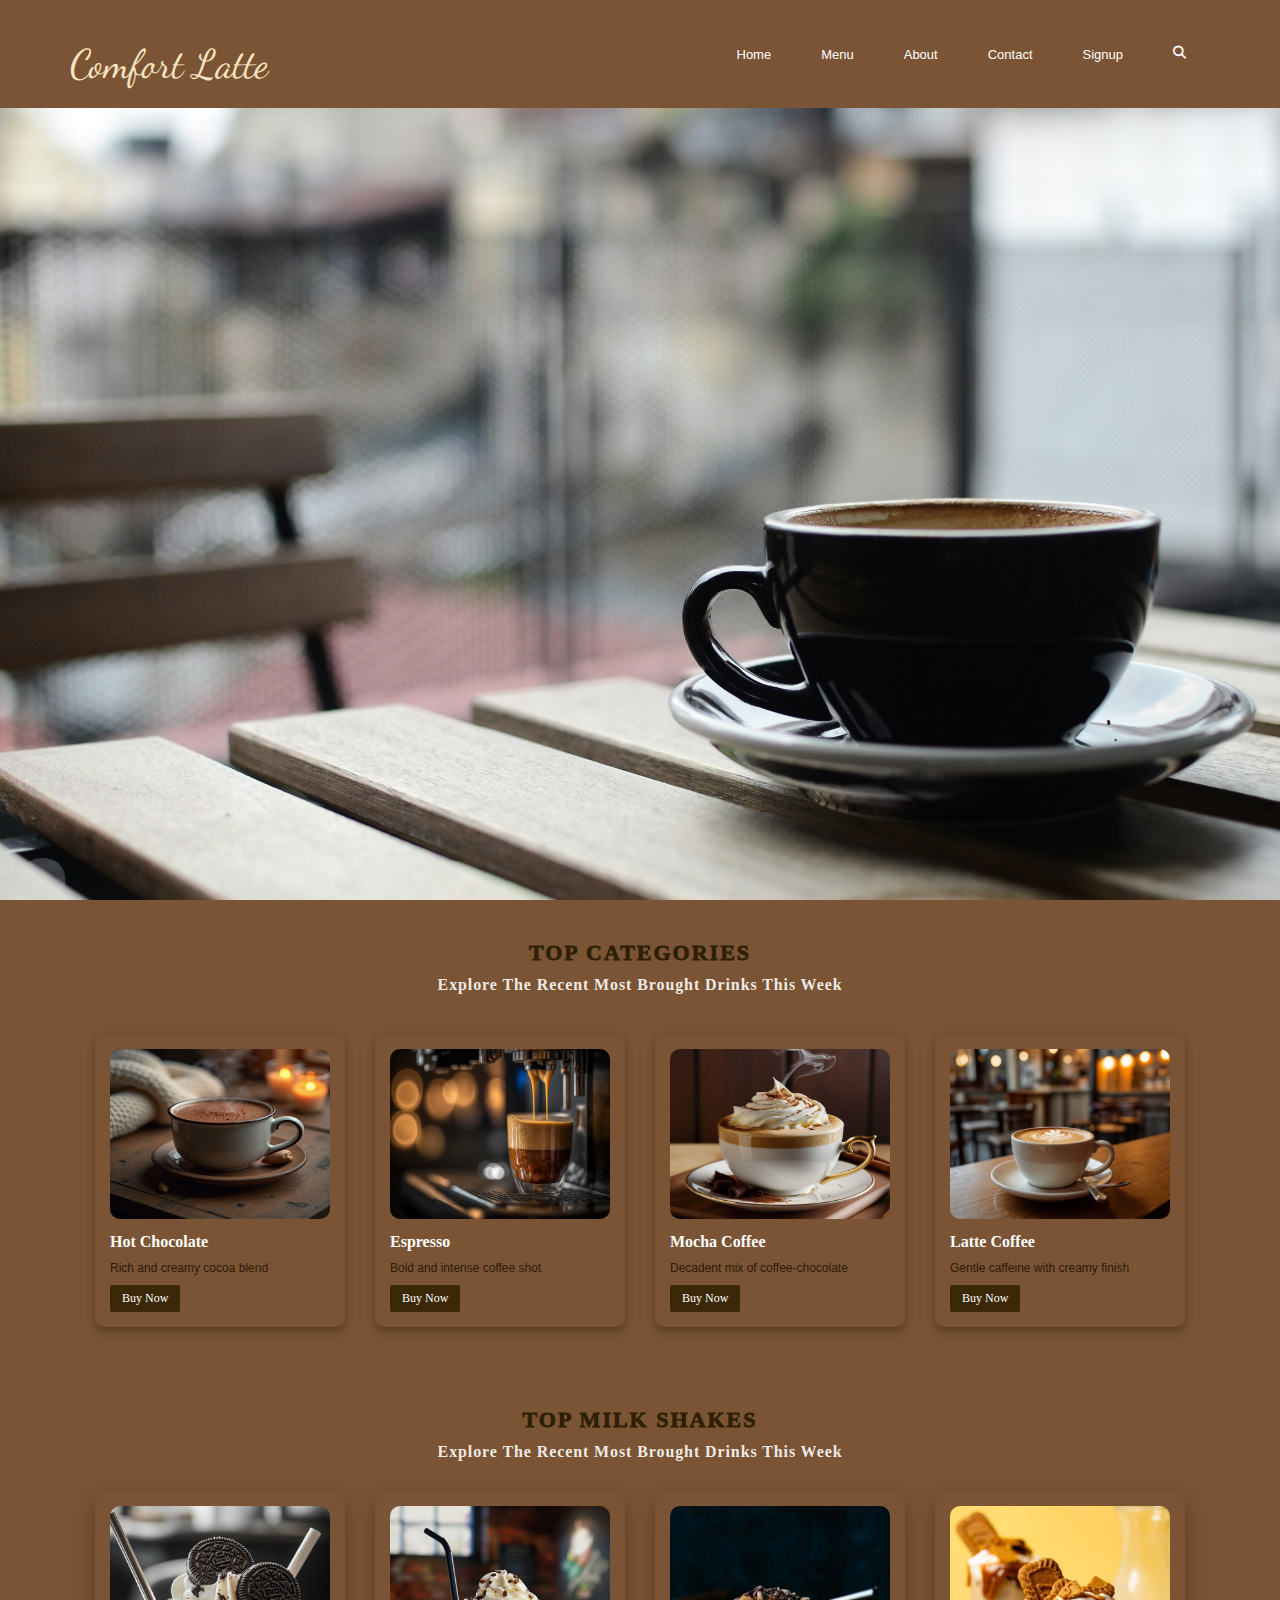
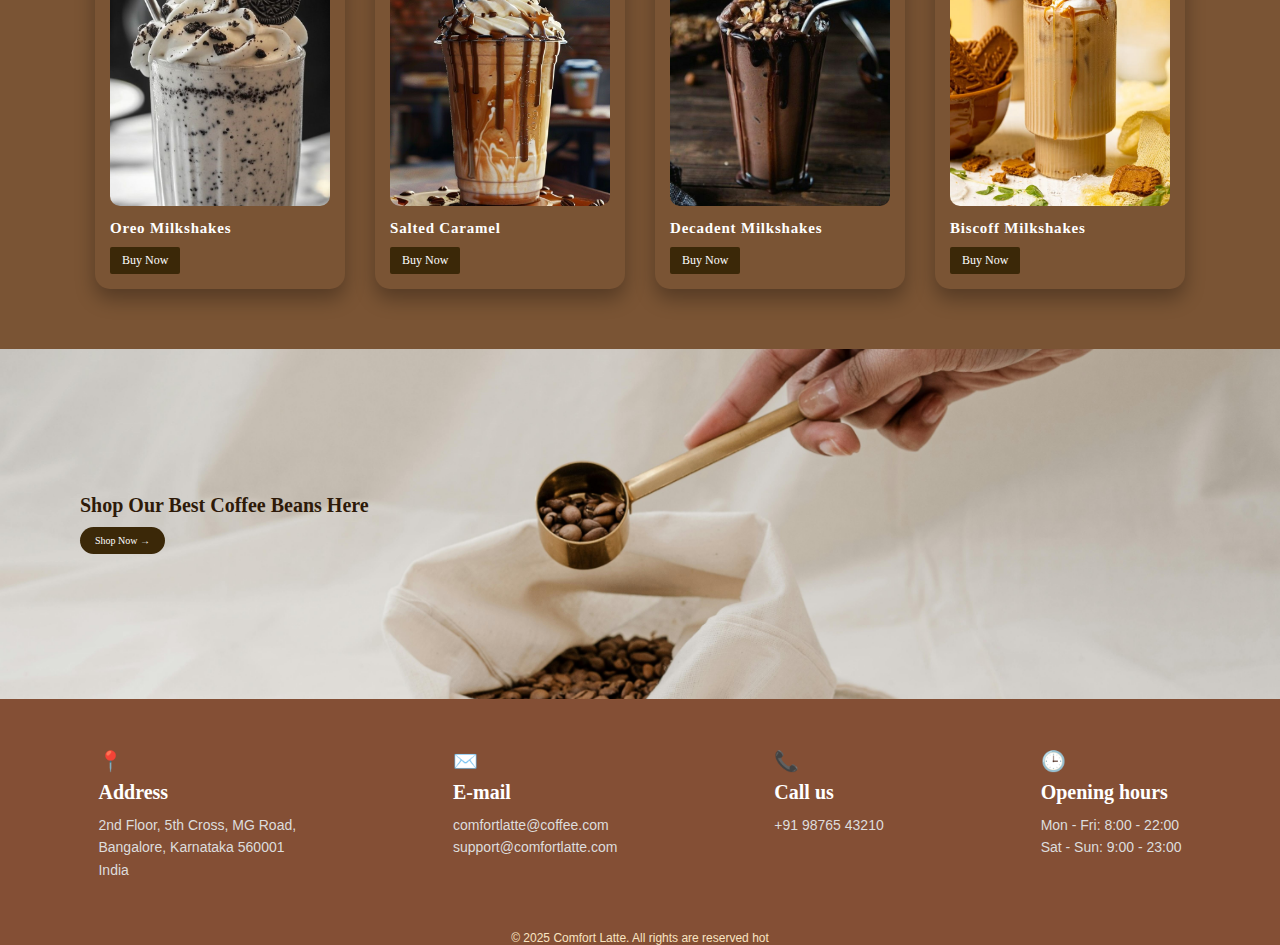
<file: index.html>
<!DOCTYPE html>
<html>
    <head>
        <meta charset="UTF-8">
        <meta name="viewport" content="width=device-width, initial-scale=1.0">
        <link href="https://fonts.googleapis.com/css2?family=Dancing+Script&display=swap" rel="stylesheet">
        <link rel="stylesheet" href="https://cdnjs.cloudflare.com/ajax/libs/font-awesome/6.4.0/css/all.min.css">

        <title>Comfort Latte</title>
        <link rel="stylesheet" type="text/css" href="homepage.css">
      
        
    </head>
    <body>
        <section id="Homepage">
            <header>
<nav class="navbar" id="navbar">
    <div class="logo">Comfort Latte</div>
        <ul class="top">
                        
            <li><a href="homepage.html">Home</a></li>
            <li><a href="menu.html">Menu</a></li>
            <li><a href="about.html">About</a></li>
            <li><a href="#contact">Contact</a></li>
            <li><a href="signup.html">Signup</a></li>
            
            <a href="#Search" class="search-icon"><i class="fas fa-search"></i></a>
            
        </ul>
</nav>
            </header>


            <div class="brief slide-in">
            
                <h2>Freshly Roasted</h2>
                <h1>COFFEE</h1>  
                <a href="menu.html" class="shop-button">Shop Now</a>
            </div>
        </section>


        <section id="Homepage2">
            <div class="text">
            <h1>TOP CATEGORIES</h1>
            <h2>Explore The Recent Most Brought Drinks This Week</h2>
            </div>
            
            <div class="row-container">
            <div class="drink-card">
             <img src="hotchocolate.jpg" alt="Hot Chocolate">
             <h3>Hot Chocolate</h3>
             <p>Rich and creamy cocoa blend</p>
             <a href="menu.html" class="buy-button">Buy Now</a>
            </div>

            <div class="drink-card">
                <img src="espresso.jpg" alt="Espresso">
                <h3>Espresso</h3>
                <p>Bold and intense coffee shot</p>
                <a href="menu.html" class="buy-button">Buy Now</a>
            </div>

            <div class="drink-card">
                <img src="mochacoffee.jpg" alt="Mocha Coffee">
                <h3>Mocha Coffee</h3>
                <p>Decadent mix of coffee-chocolate</p>
                <a href="menu.html" class="buy-button">Buy Now</a>
            </div>

            <div class="drink-card">
                <img src="lattecoffee.jpg" alt="Latte Coffee">
                <h3>Latte Coffee</h3>
                <p>Gentle caffeine with creamy finish</p>
                <a href="menu.html" class="buy-button">Buy Now</a>
            </div>
            </div>
            
            <div class="text">
            <h1>TOP MILK SHAKES</h1>
            <h2>Explore The Recent Most Brought Drinks This Week</h2>
            </div>

            <div class="Milkshakes-container">
            <div class="shakes">
             <img src="oreomilkshake.jpg" alt="Oreo Milkshakes">
             <h4>Oreo Milkshakes</h4>
             <a href="menu.html" class="buy-button">Buy Now</a>

            </div>

            <div class="shakes">
                <img src="saltedcaramel.jpg" alt="Salted Caramel">
                <h4>Salted Caramel</h4>
                <a href="menu.html" class="buy-button">Buy Now</a>
            </div>

            <div class="shakes">
                <img src="decadentchoc.jpg" alt="Decadent Chocolates">
                <h4>Decadent Milkshakes</h4>
                <a href="menu.html" class="buy-button">Buy Now</a>
            </div>

            <div class="shakes">
                <img src="biscoff.jpg" alt="Biscoff Milkshakes">
                <h4>Biscoff Milkshakes</h4>
                <a href="menu.html" class="buy-button">Buy Now</a>
            </div>
            </div>

            <div class="coffee-beans">
                <h5 class="btext">Shop Our Best Coffee Beans Here</h5>
                <a href="beans.html" class="shopnow-button">Shop Now &rarr;</a>
            </div>
        </section>
        
<footer>
    <section id="contact" class="contact-section">
  <div class="contact-box">
    <div class="icon">📍</div>
    <h6>Address</h6>
    <p>2nd Floor, 5th Cross, MG Road,<br>Bangalore, Karnataka 560001<br>India</p>
  </div>
  <div class="contact-box">
    <div class="icon">✉️</div>
    <h6>E-mail</h6>
    <p>comfortlatte@coffee.com<br>support@comfortlatte.com</p>
  </div>
  <div class="contact-box">
    <div class="icon">📞</div>
    <h6>Call us</h6>
    <p>+91 98765 43210</p>
  </div>
  <div class="contact-box">
    <div class="icon">🕒</div>
    <h6>Opening hours</h6>
    <p>Mon - Fri: 8:00 - 22:00<br>Sat - Sun: 9:00 - 23:00</p>
  </div>
    </section>
    <footer class="footer">
    © 2025 Comfort Latte. All rights are reserved hot
    </footer>

</footer>

<script>
    window.addEventListener('scroll', function () {
        const navbar = document.getElementById('navbar');
        if (window.scrollY > 50) {
        navbar.classList.add('shrink');
        } else {
        navbar.classList.remove('shrink');
        }
    });
</script>

    </body>
   
</html>
</file>
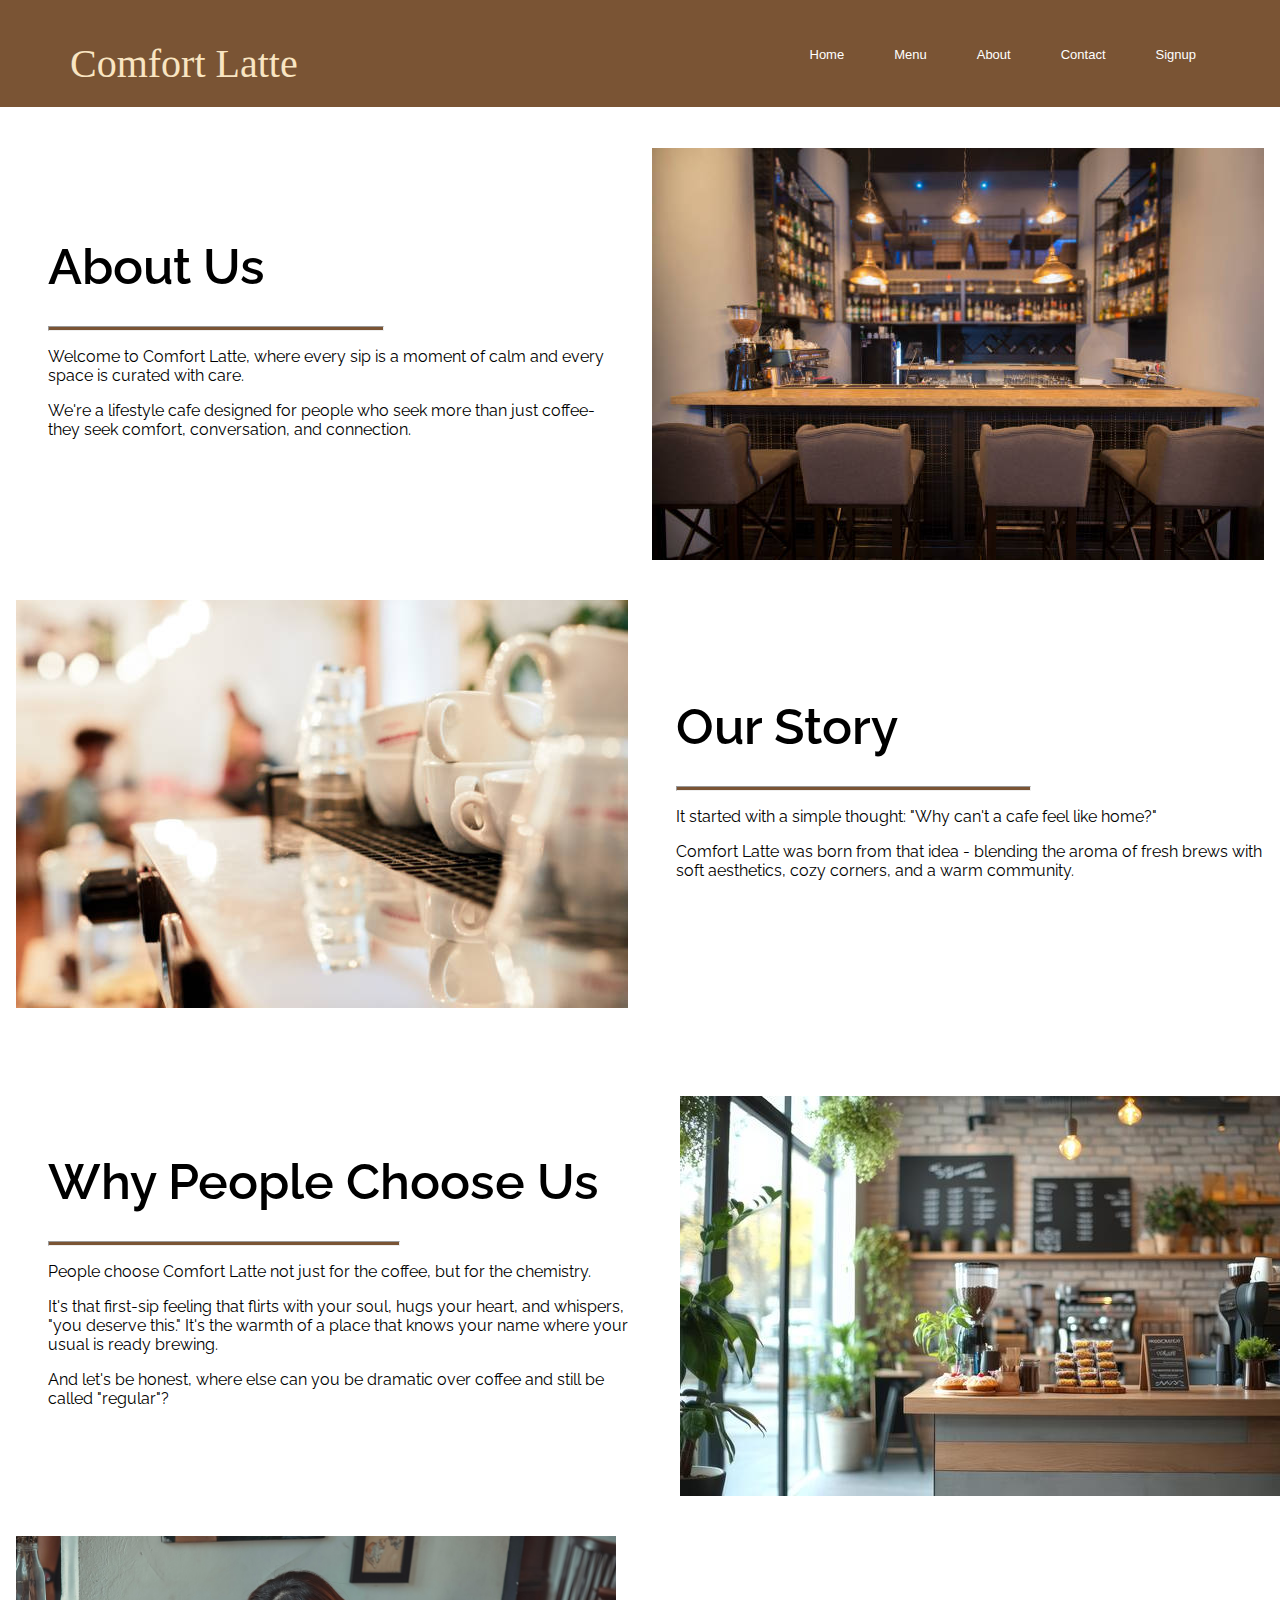
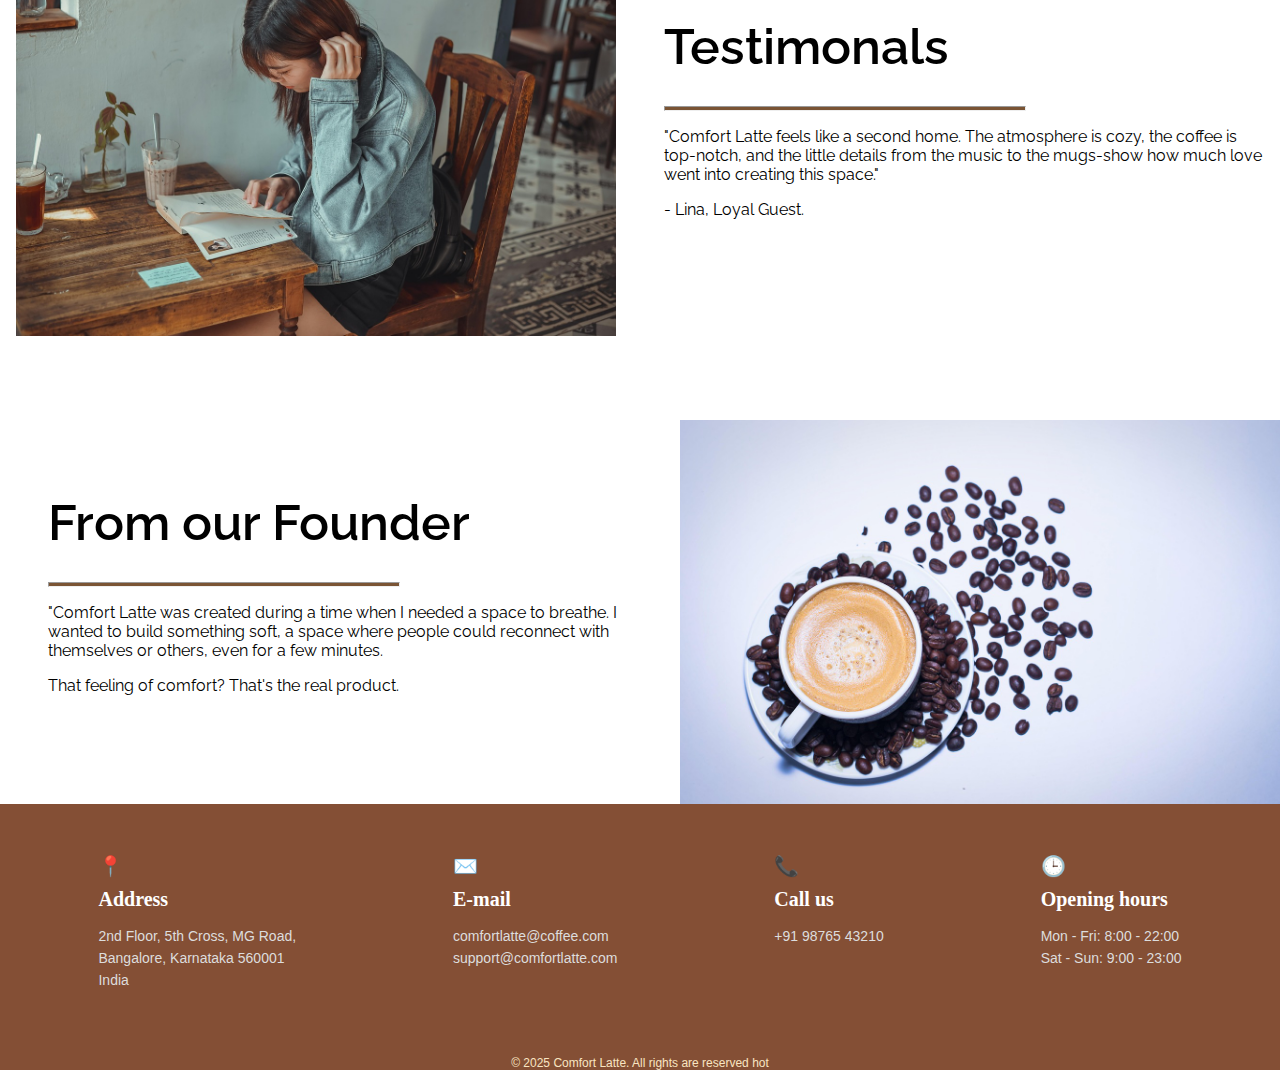
<file: about.html>
<!DOCTYPE html>
<html>
<head>

    <meta charset="UTF-8">
    <meta name="viewport" content="width=device-width, initial-scale=1.0">
    <title>About</title>
    <link rel="stylesheet" href="about.css">
    <link href="https://fonts.googleapis.com/css2?family=Raleway&display=swap" rel="stylesheet">



</head>
<body>

<nav class="navbar" id="navbar">
    <div class="logo">Comfort Latte</div>
        <ul class="top">
                        
            <li><a href="index.html">Home</a></li>
            <li><a href="menu.html">Menu</a></li>
            <li><a href="about.html">About</a></li>
            <li><a href="#contact">Contact</a></li>
            <li><a href="signup.html">Signup</a></li>

            <a href="#Search" class="search-icon"><i class="fas fa-search"></i></a>
            
        </ul>
</nav>
    <div class="page-content">
    <section class="about-section">
    <div class="about-total">
    <div class="About">About Us</div>

    <hr class="line">

    <p class="about-des">Welcome to Comfort Latte, where every sip is a moment of calm and every space is curated with care.</p>
    <p class="about-des">We're a lifestyle cafe designed for people who seek more than
        just coffee-they seek comfort, conversation, and connection.
    </p>
    </div>
    <div class="about-img">
    <img src="about.jpg" alt="About">
    </div>
    </section>

    <section class="story-section">

    <div class="story-img">
    <img src="ourstory.jpg" alt="Story">
    </div>

    <div class="story-total">
    <div class="Story">Our Story</div>

    <hr class="line">

    <p class="story-des">It started with a simple thought: "Why can't a cafe feel like home?"</p>
    <p>Comfort Latte was born from that idea - blending the aroma of fresh brews with soft aesthetics, cozy
        corners, and a warm community.
    </p>
    </div>
    </section>

    <section class="people-section">
    <div class="people-total">
    <div class="People">Why People Choose Us</div>

    <hr class="line">

    <p class="People-des">People choose Comfort Latte not just for the coffee, but for the chemistry.</p>
    <p class="People-des">It's that first-sip feeling that flirts with your soul, hugs your heart, and whispers, "you deserve this." It's the warmth of a place
        that knows your name where your usual is ready brewing.
        <p class="People-des">And let's be honest, where else can you 
        be dramatic over coffee and still be called "regular"?</p>
    </p>
    </div>
    <div class="people-img">
     <img src="people.jpg" alt="Why-people-choose-us">
    </div>

    </section>

    <section class="testimony-section">
    
    <div class="testimony-img">
    <img src="testimony.jpg" alt="Testimonals">
    </div>

    <div class="testimonals-total">
    <div class="Test">Testimonals</div>

    <hr class="line">

    <p class="Test-des">"Comfort Latte feels like a second home. The atmosphere is cozy, the coffee is top-notch, and the little details
        from the music to the mugs-show how much love went into creating this space."
    </p>
    <p class="Test-des">- Lina, Loyal Guest.</p>
    </div>
    </section>
    
     <section class="founder-section">
    <div class="founder-total">
    <div class="founder">From our Founder</div>

    <hr class="line">

    <p class="founder-des">"Comfort Latte was created during a time when I needed a space to breathe. I wanted to build
        something soft, a space where people could reconnect with themselves or others, even for a few minutes.
    </p>
    <p class="founder-des">That feeling of comfort? That's the real product.</p>

    </div>

    <div class="founder-img">
    <img src="founder.jpg" alt="From-our-Founder">
    </div> 
    </section>

<footer>
    <section id="contact" class="contact-section">
    <div class="contact-box">
    <div class="icon">📍</div>
    <h6>Address</h6>
    <p>2nd Floor, 5th Cross, MG Road,<br>Bangalore, Karnataka 560001<br>India</p>
  </div>
  <div class="contact-box">
    <div class="icon">✉️</div>
    <h6>E-mail</h6>
    <p>comfortlatte@coffee.com<br>support@comfortlatte.com</p>
  </div>
  <div class="contact-box">
    <div class="icon">📞</div>
    <h6>Call us</h6>
    <p>+91 98765 43210</p>
  </div>
  <div class="contact-box">
    <div class="icon">🕒</div>
    <h6>Opening hours</h6>
    <p>Mon - Fri: 8:00 - 22:00<br>Sat - Sun: 9:00 - 23:00</p>
  </div>
    </section>
    <footer class="footer">
    © 2025 Comfort Latte. All rights are reserved hot
    </footer>

</footer>


    <script>
    window.addEventListener('scroll', function () {
        const navbar = document.getElementById('navbar');
        if (window.scrollY > 50) {
        navbar.classList.add('shrink');
        } else {
        navbar.classList.remove('shrink');
        }
    });
    </script>


</body>
</html>
</file>
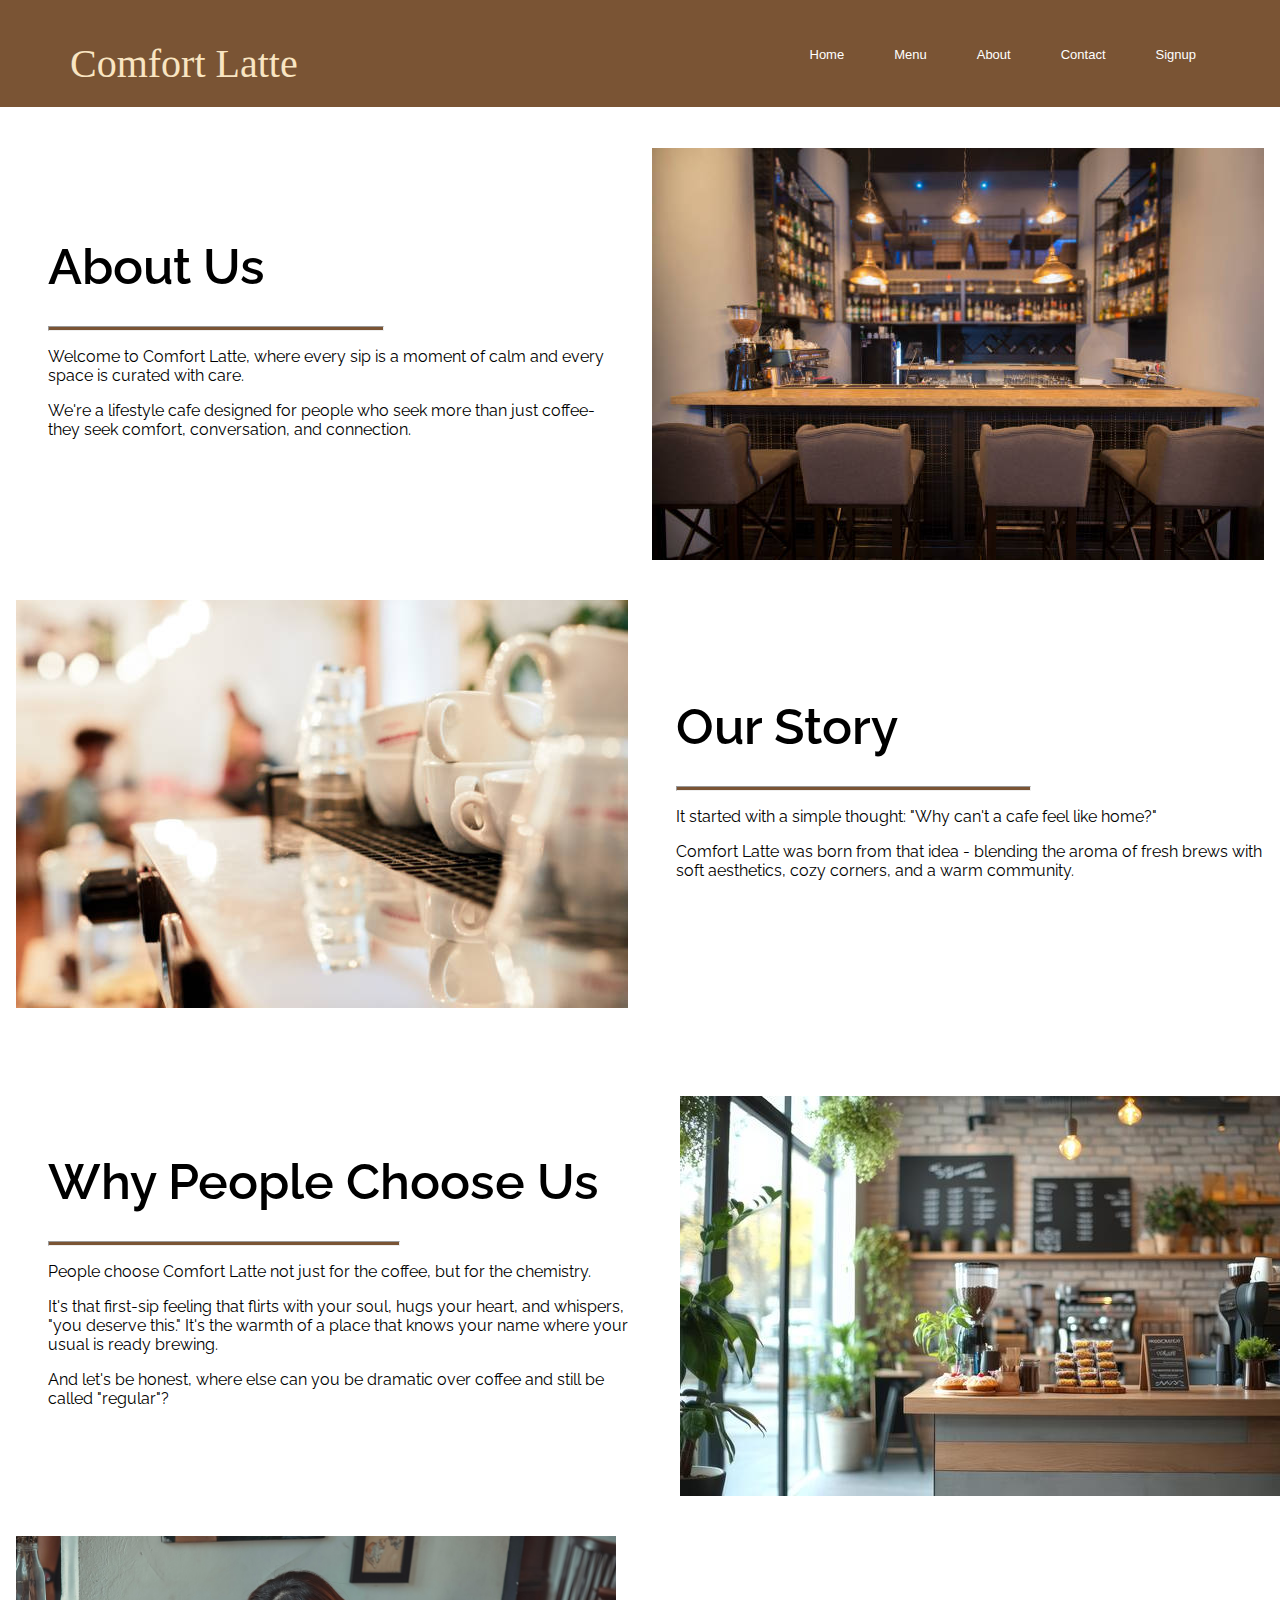
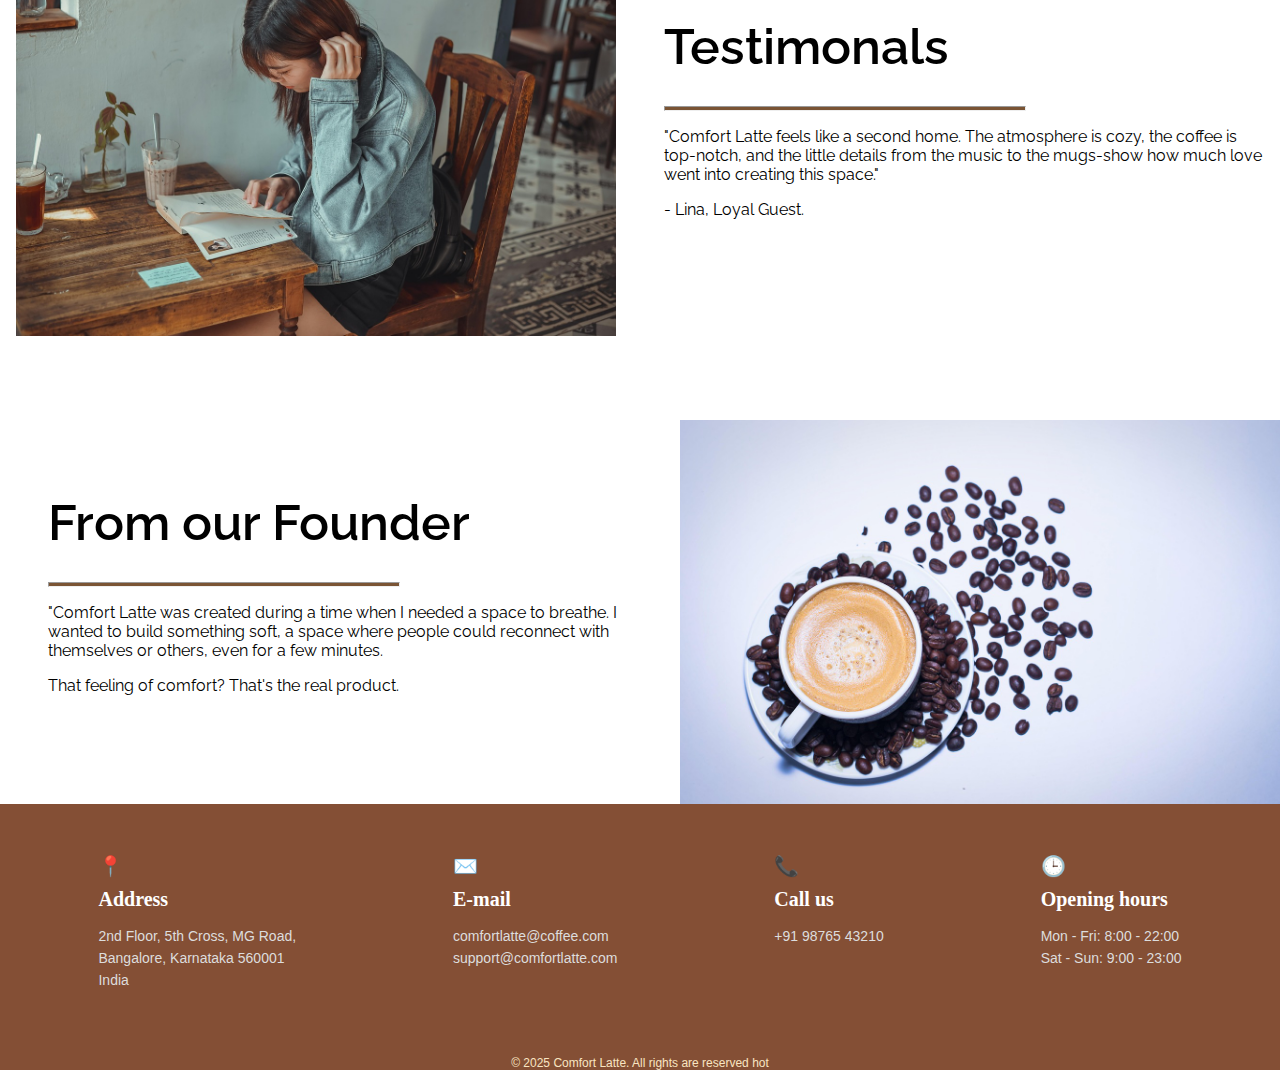
<file: About.html>
<!DOCTYPE html>
<html>
<head>

    <meta charset="UTF-8">
    <meta name="viewport" content="width=device-width, initial-scale=1.0">
    <title>About</title>
    <link rel="stylesheet" href="About.css">
    <link href="https://fonts.googleapis.com/css2?family=Raleway&display=swap" rel="stylesheet">



</head>
<body>

<nav class="navbar" id="navbar">
    <div class="logo">Comfort Latte</div>
        <ul class="top">
                        
            <li><a href="homepage.html">Home</a></li>
            <li><a href="Menu.html">Menu</a></li>
            <li><a href="About.html">About</a></li>
            <li><a href="#contact">Contact</a></li>
            <li><a href="signup.html">Signup</a></li>

            <a href="#Search" class="search-icon"><i class="fas fa-search"></i></a>
            
        </ul>
</nav>
    <div class="page-content">
    <section class="about-section">
    <div class="about-total">
    <div class="About">About Us</div>

    <hr class="line">

    <p class="about-des">Welcome to Comfort Latte, where every sip is a moment of calm and every space is curated with care.</p>
    <p class="about-des">We're a lifestyle cafe designed for people who seek more than
        just coffee-they seek comfort, conversation, and connection.
    </p>
    </div>
    <div class="about-img">
    <img src="About.jpg" alt="About">
    </div>
    </section>

    <section class="story-section">

    <div class="story-img">
    <img src="Our Story.jpg" alt="Story">
    </div>

    <div class="story-total">
    <div class="Story">Our Story</div>

    <hr class="line">

    <p class="story-des">It started with a simple thought: "Why can't a cafe feel like home?"</p>
    <p>Comfort Latte was born from that idea - blending the aroma of fresh brews with soft aesthetics, cozy
        corners, and a warm community.
    </p>
    </div>
    </section>

    <section class="people-section">
    <div class="people-total">
    <div class="People">Why People Choose Us</div>

    <hr class="line">

    <p class="People-des">People choose Comfort Latte not just for the coffee, but for the chemistry.</p>
    <p class="People-des">It's that first-sip feeling that flirts with your soul, hugs your heart, and whispers, "you deserve this." It's the warmth of a place
        that knows your name where your usual is ready brewing.
        <p class="People-des">And let's be honest, where else can you 
        be dramatic over coffee and still be called "regular"?</p>
    </p>
    </div>
    <div class="people-img">
     <img src="People.jpg" alt="Why-people-choose-us">
    </div>

    </section>

    <section class="testimony-section">
    
    <div class="testimony-img">
    <img src="Testimony.jpg" alt="Testimonals">
    </div>

    <div class="testimonals-total">
    <div class="Test">Testimonals</div>

    <hr class="line">

    <p class="Test-des">"Comfort Latte feels like a second home. The atmosphere is cozy, the coffee is top-notch, and the little details
        from the music to the mugs-show how much love went into creating this space."
    </p>
    <p class="Test-des">- Lina, Loyal Guest.</p>
    </div>
    </section>
    
     <section class="founder-section">
    <div class="founder-total">
    <div class="founder">From our Founder</div>

    <hr class="line">

    <p class="founder-des">"Comfort Latte was created during a time when I needed a space to breathe. I wanted to build
        something soft, a space where people could reconnect with themselves or others, even for a few minutes.
    </p>
    <p class="founder-des">That feeling of comfort? That's the real product.</p>

    </div>

    <div class="founder-img">
    <img src="Founder.jpg" alt="From-our-Founder">
    </div> 
    </section>

<footer>
    <section id="contact" class="contact-section">
    <div class="contact-box">
    <div class="icon">📍</div>
    <h6>Address</h6>
    <p>2nd Floor, 5th Cross, MG Road,<br>Bangalore, Karnataka 560001<br>India</p>
  </div>
  <div class="contact-box">
    <div class="icon">✉️</div>
    <h6>E-mail</h6>
    <p>comfortlatte@coffee.com<br>support@comfortlatte.com</p>
  </div>
  <div class="contact-box">
    <div class="icon">📞</div>
    <h6>Call us</h6>
    <p>+91 98765 43210</p>
  </div>
  <div class="contact-box">
    <div class="icon">🕒</div>
    <h6>Opening hours</h6>
    <p>Mon - Fri: 8:00 - 22:00<br>Sat - Sun: 9:00 - 23:00</p>
  </div>
    </section>
    <footer class="footer">
    © 2025 Comfort Latte. All rights are reserved hot
    </footer>

</footer>


    <script>
    window.addEventListener('scroll', function () {
        const navbar = document.getElementById('navbar');
        if (window.scrollY > 50) {
        navbar.classList.add('shrink');
        } else {
        navbar.classList.remove('shrink');
        }
    });
    </script>


</body>
</html>
</file>
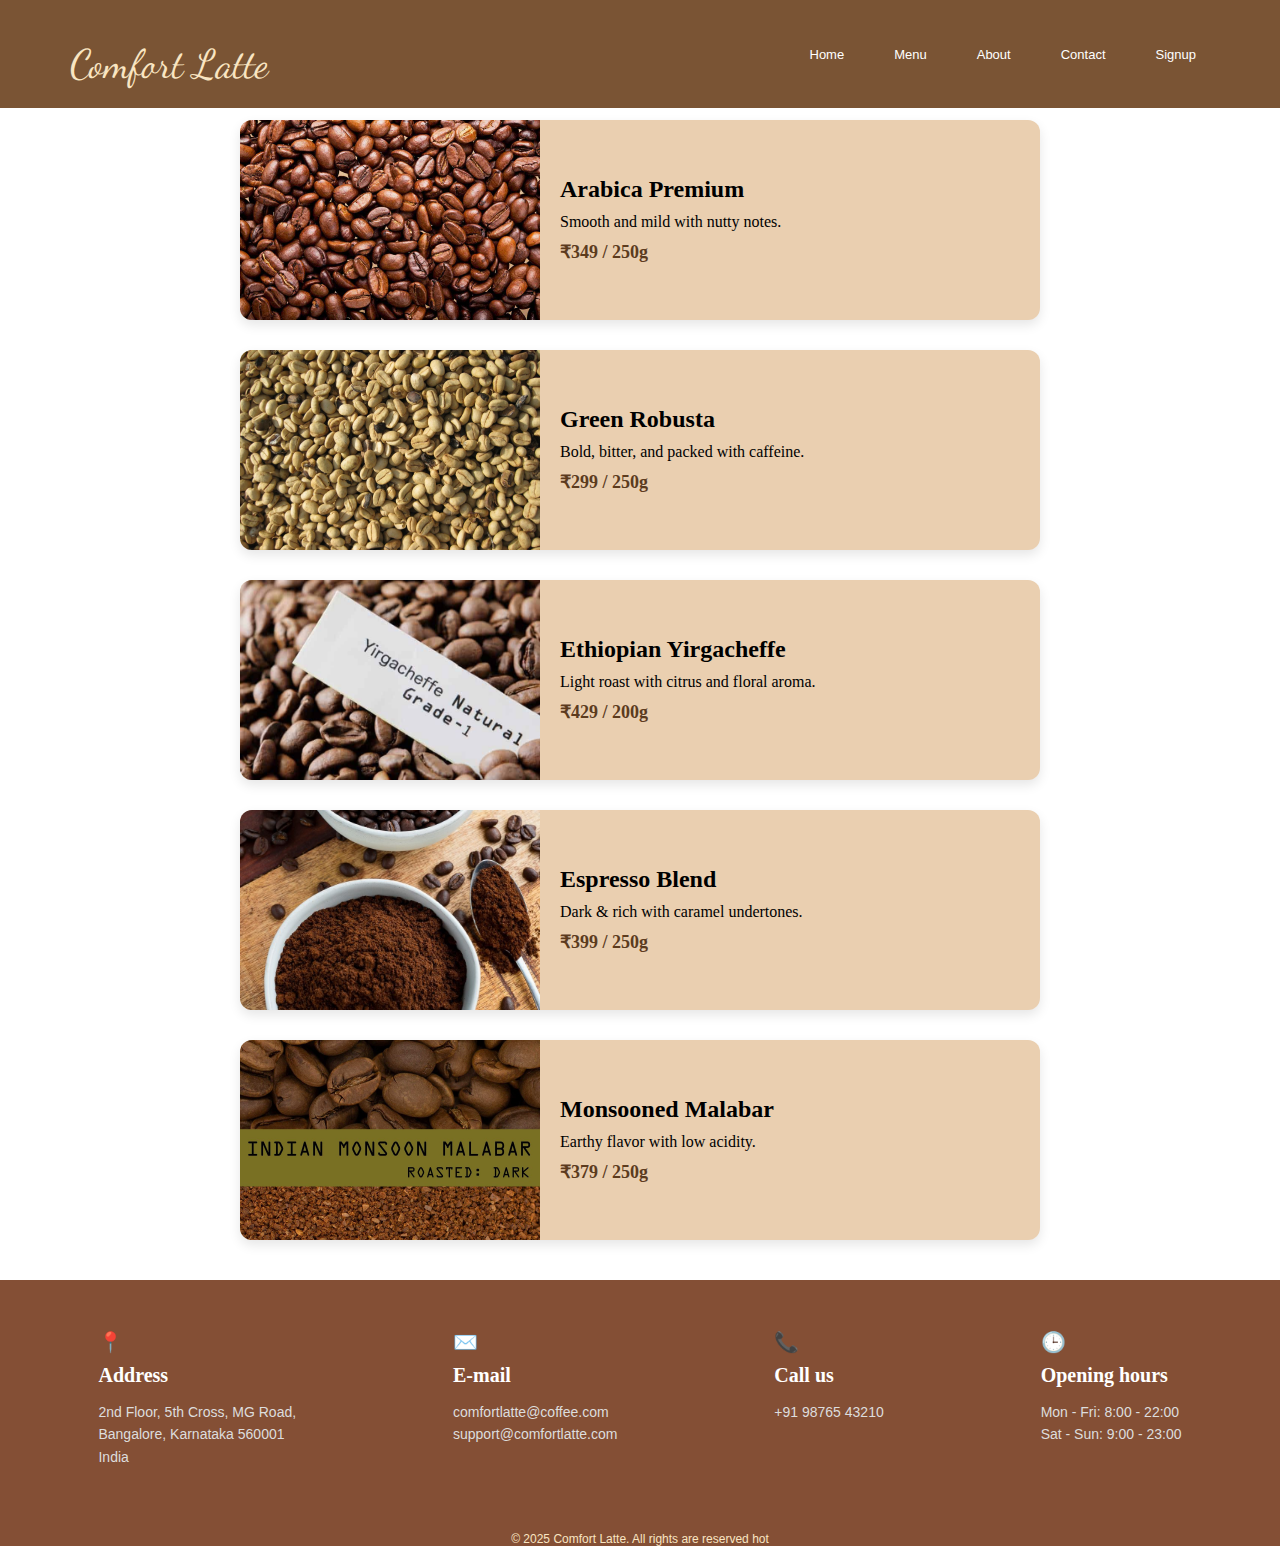
<file: beans.html>
<!DOCTYPE html>
<html lang="en">
<head>
  <meta charset="UTF-8" />
  <meta name="viewport" content="width=device-width, initial-scale=1.0"/>
  <title>Shop Beans</title>
  <link rel="stylesheet" href="beans.css" />
  <link href="https://fonts.googleapis.com/css2?family=Dancing+Script&display=swap" rel="stylesheet">
</head>
<body>
<nav class="navbar" id="navbar">
    <div class="logo">Comfort Latte</div>
        <ul class="top">
                        
            <li><a href="index.html">Home</a></li>
            <li><a href="menu.html">Menu</a></li>
            <li><a href="about.html">About</a></li>
            <li><a href="#contact">Contact</a></li>
            <li><a href="signup.html">Signup</a></li>

            <a href="#Search" class="search-icon"><i class="fas fa-search"></i></a>
            
        </ul>
</nav>
  <h1 class="bean-title">Shop Our Fresh Beans</h1>

  <section class="beans-menu">
  <div class="bean-card">
    <img src="arabica.jpg" alt="Arabica Beans">
    <div class="bean-info">
      <h2>Arabica Premium</h2>
      <p>Smooth and mild with nutty notes.</p>
      <span class="price">₹349 / 250g</span>
    </div>
  </div>

  <div class="bean-card">
    <img src="greenrobusta.jpg" alt="Robusta Beans">
    <div class="bean-info">
      <h2>Green Robusta</h2>
      <p>Bold, bitter, and packed with caffeine.</p>
      <span class="price">₹299 / 250g</span>
    </div>
  </div>

  <div class="bean-card">
    <img src="ey.jpg" alt="Ethiopian Beans">
    <div class="bean-info">
      <h2>Ethiopian Yirgacheffe</h2>
      <p>Light roast with citrus and floral aroma.</p>
      <span class="price">₹429 / 200g</span>
    </div>
  </div>

  <div class="bean-card">
    <img src="eb.jpg" alt="Espresso Beans">
    <div class="bean-info">
      <h2>Espresso Blend</h2>
      <p>Dark & rich with caramel undertones.</p>
      <span class="price">₹399 / 250g</span>
    </div>
  </div>

  <div class="bean-card">
    <img src="im.jpg" alt="Monsooned Malabar Beans">
    <div class="bean-info">
      <h2>Monsooned Malabar</h2>
      <p>Earthy flavor with low acidity.</p>
      <span class="price">₹379 / 250g</span>
    </div>
  </div>
</section>


  <footer>
    <section id="contact" class="contact-section">
    <div class="contact-box">
    <div class="icon">📍</div>
    <h6>Address</h6>
    <p>2nd Floor, 5th Cross, MG Road,<br>Bangalore, Karnataka 560001<br>India</p>
  </div>
  <div class="contact-box">
    <div class="icon">✉️</div>
    <h6>E-mail</h6>
    <p>comfortlatte@coffee.com<br>support@comfortlatte.com</p>
  </div>
  <div class="contact-box">
    <div class="icon">📞</div>
    <h6>Call us</h6>
    <p>+91 98765 43210</p>
  </div>
  <div class="contact-box">
    <div class="icon">🕒</div>
    <h6>Opening hours</h6>
    <p>Mon - Fri: 8:00 - 22:00<br>Sat - Sun: 9:00 - 23:00</p>
  </div>
    </section>
    <footer class="footer">
    © 2025 Comfort Latte. All rights are reserved hot
    </footer>

</footer>


    <script>
    window.addEventListener('scroll', function () {
        const navbar = document.getElementById('navbar');
        if (window.scrollY > 50) {
        navbar.classList.add('shrink');
        } else {
        navbar.classList.remove('shrink');
        }
    });
    </script>


</body>
</html>
</file>
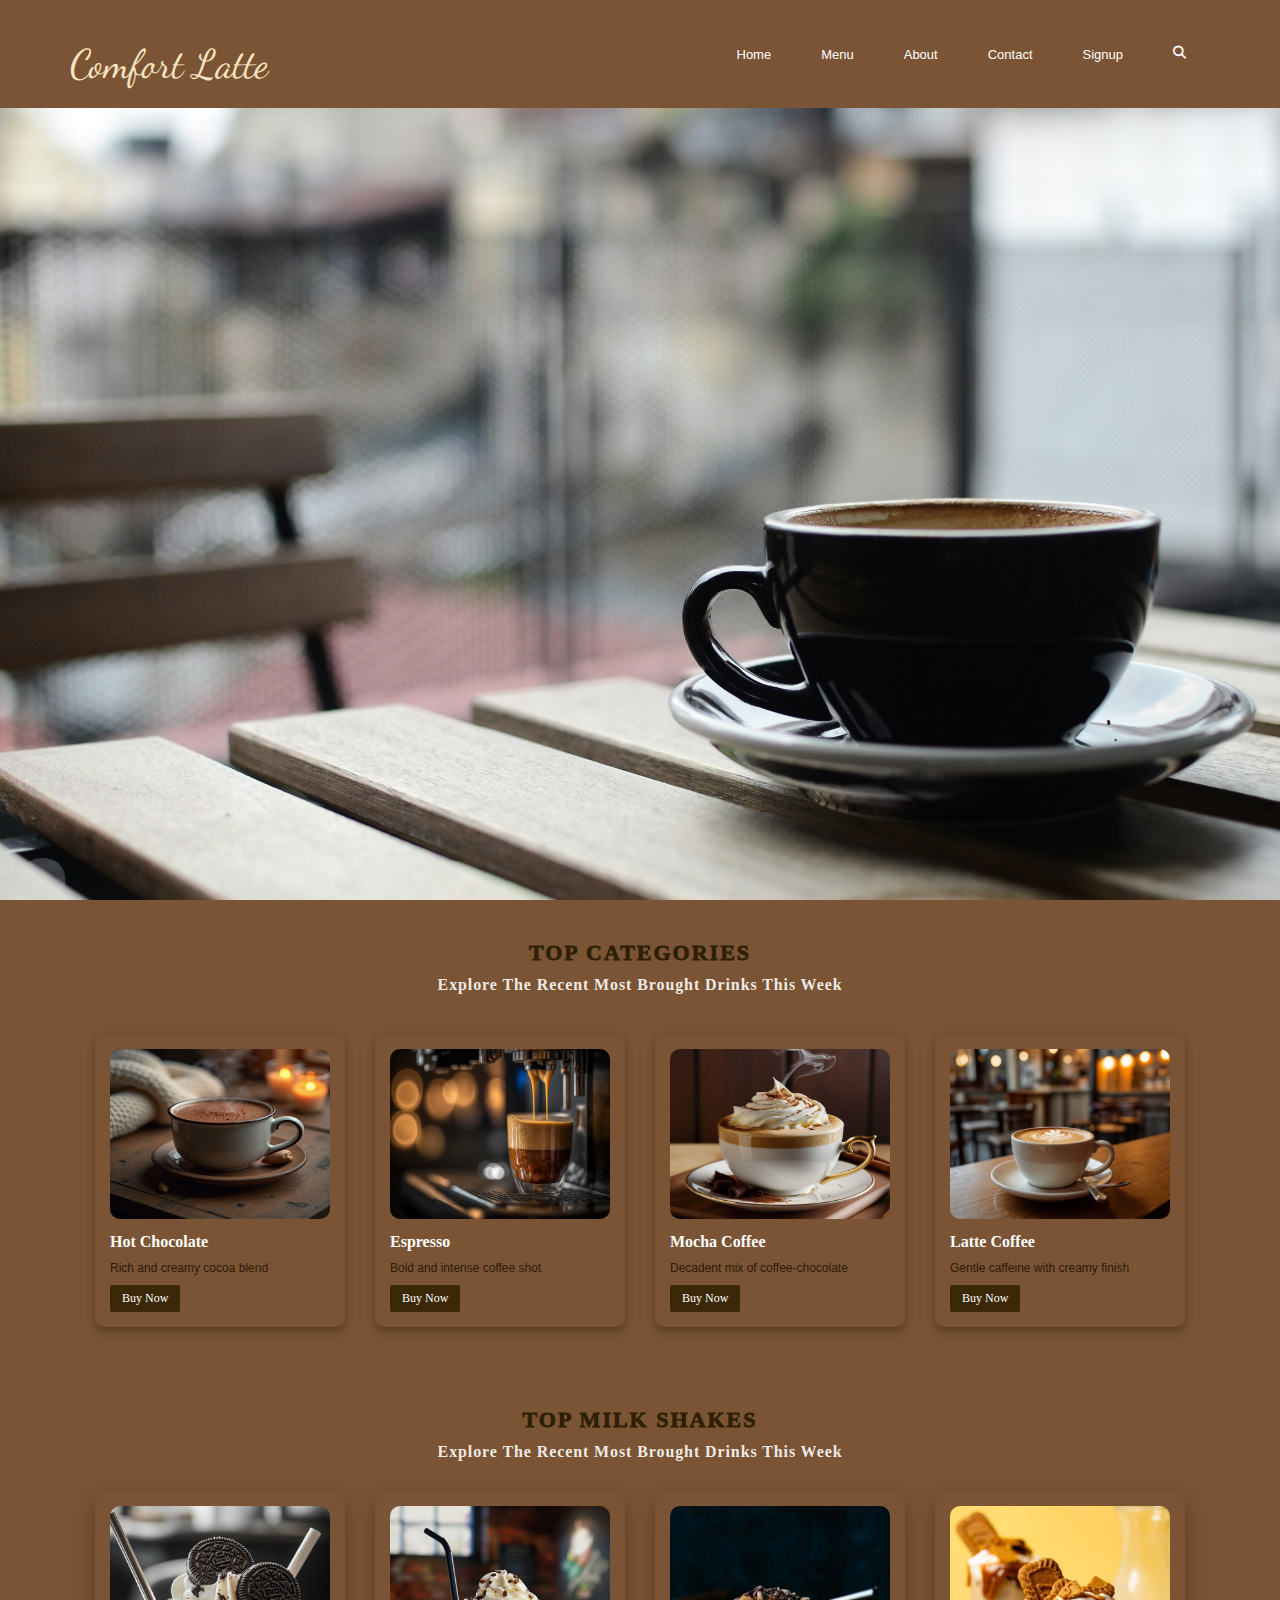
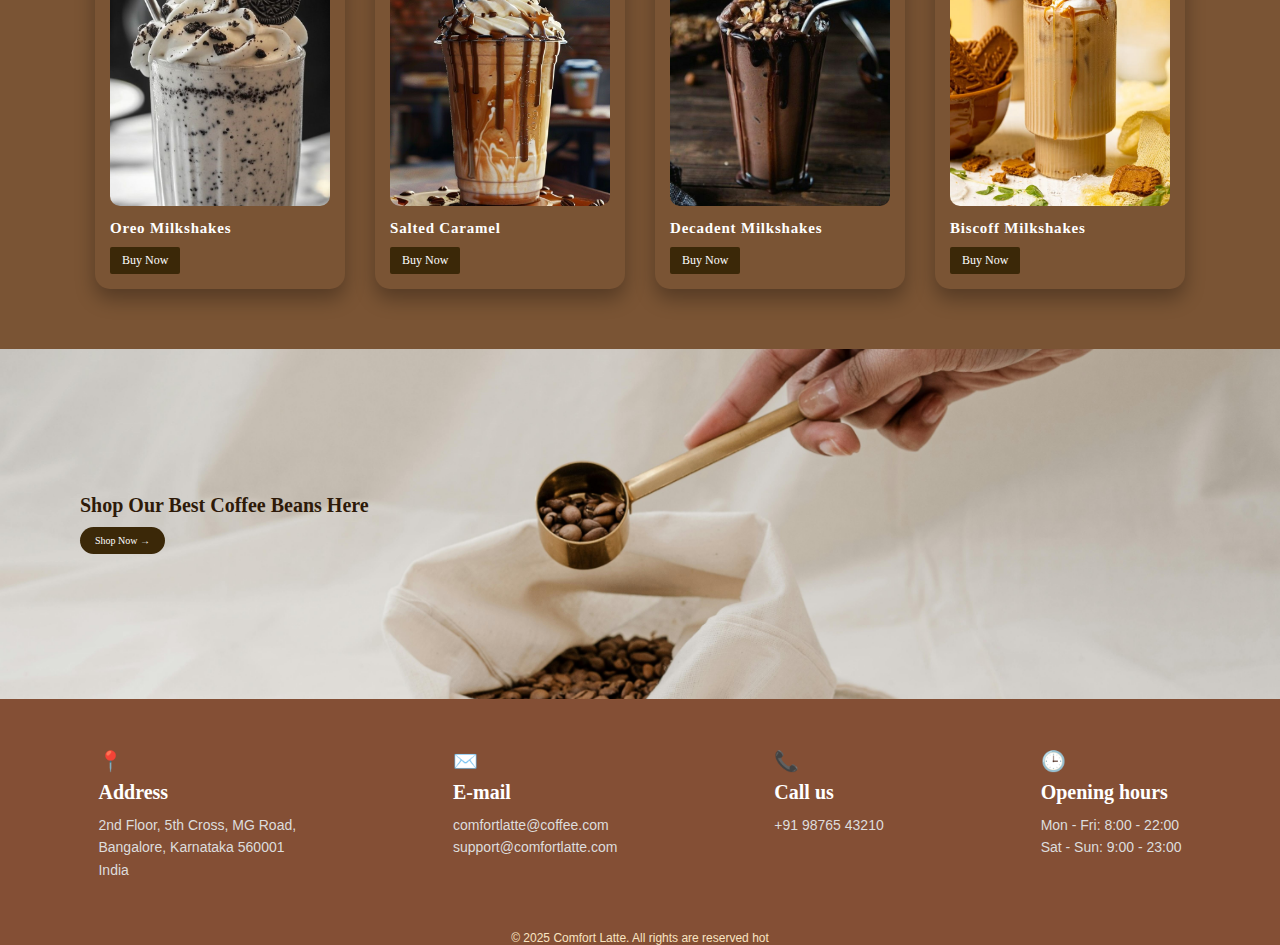
<file: homepage.html>
<!DOCTYPE html>
<html>
    <head>
        <meta charset="UTF-8">
        <meta name="viewport" content="width=device-width, initial-scale=1.0">
        <link href="https://fonts.googleapis.com/css2?family=Dancing+Script&display=swap" rel="stylesheet">
        <link rel="stylesheet" href="https://cdnjs.cloudflare.com/ajax/libs/font-awesome/6.4.0/css/all.min.css">

        <title>Comfort Latte</title>
        <link rel="stylesheet" type="text/css" href="homepage.css">
      
        
    </head>
    <body>
        <section id="Homepage">
            <header>
<nav class="navbar" id="navbar">
    <div class="logo">Comfort Latte</div>
        <ul class="top">
                        
            <li><a href="homepage.html">Home</a></li>
            <li><a href="Menu.html">Menu</a></li>
            <li><a href="About.html">About</a></li>
            <li><a href="#contact">Contact</a></li>
            <li><a href="signup.html">Signup</a></li>
            
            <a href="#Search" class="search-icon"><i class="fas fa-search"></i></a>
            
        </ul>
</nav>
            </header>


            <div class="brief slide-in">
            
                <h2>Freshly Roasted</h2>
                <h1>COFFEE</h1>  
                <a href="Menu.html" class="shop-button">Shop Now</a>
            </div>
        </section>


        <section id="Homepage2">
            <div class="text">
            <h1>TOP CATEGORIES</h1>
            <h2>Explore The Recent Most Brought Drinks This Week</h2>
            </div>
            
            <div class="row-container">
            <div class="drink-card">
             <img src="Hot chocolate.jpg" alt="Hot Chocolate">
             <h3>Hot Chocolate</h3>
             <p>Rich and creamy cocoa blend</p>
             <a href="Menu.html" class="buy-button">Buy Now</a>
            </div>

            <div class="drink-card">
                <img src="Espresso.jpg" alt="Espresso">
                <h3>Espresso</h3>
                <p>Bold and intense coffee shot</p>
                <a href="Menu.html" class="buy-button">Buy Now</a>
            </div>

            <div class="drink-card">
                <img src="Mocha Coffee.jpg" alt="Mocha Coffee">
                <h3>Mocha Coffee</h3>
                <p>Decadent mix of coffee-chocolate</p>
                <a href="Menu.html" class="buy-button">Buy Now</a>
            </div>

            <div class="drink-card">
                <img src="Latte Coffee.jpg" alt="Latte Coffee">
                <h3>Latte Coffee</h3>
                <p>Gentle caffeine with creamy finish</p>
                <a href="Menu.html" class="buy-button">Buy Now</a>
            </div>
            </div>
            
            <div class="text">
            <h1>TOP MILK SHAKES</h1>
            <h2>Explore The Recent Most Brought Drinks This Week</h2>
            </div>

            <div class="Milkshakes-container">
            <div class="shakes">
             <img src="Oreo milkshake.jpg" alt="Oreo Milkshakes">
             <h4>Oreo Milkshakes</h4>
             <a href="Menu.html" class="buy-button">Buy Now</a>

            </div>

            <div class="shakes">
                <img src="Salted caramel.jpg" alt="Salted Caramel">
                <h4>Salted Caramel</h4>
                <a href="Menu.html" class="buy-button">Buy Now</a>
            </div>

            <div class="shakes">
                <img src="Decadentchoc.jpg" alt="Decadent Chocolates">
                <h4>Decadent Milkshakes</h4>
                <a href="Menu.html" class="buy-button">Buy Now</a>
            </div>

            <div class="shakes">
                <img src="Biscoff.jpg" alt="Biscoff Milkshakes">
                <h4>Biscoff Milkshakes</h4>
                <a href="Menu.html" class="buy-button">Buy Now</a>
            </div>
            </div>

            <div class="coffee-beans">
                <h5 class="btext">Shop Our Best Coffee Beans Here</h5>
                <a href="beans.html" class="shopnow-button">Shop Now &rarr;</a>
            </div>
        </section>
        
<footer>
    <section id="contact" class="contact-section">
  <div class="contact-box">
    <div class="icon">📍</div>
    <h6>Address</h6>
    <p>2nd Floor, 5th Cross, MG Road,<br>Bangalore, Karnataka 560001<br>India</p>
  </div>
  <div class="contact-box">
    <div class="icon">✉️</div>
    <h6>E-mail</h6>
    <p>comfortlatte@coffee.com<br>support@comfortlatte.com</p>
  </div>
  <div class="contact-box">
    <div class="icon">📞</div>
    <h6>Call us</h6>
    <p>+91 98765 43210</p>
  </div>
  <div class="contact-box">
    <div class="icon">🕒</div>
    <h6>Opening hours</h6>
    <p>Mon - Fri: 8:00 - 22:00<br>Sat - Sun: 9:00 - 23:00</p>
  </div>
    </section>
    <footer class="footer">
    © 2025 Comfort Latte. All rights are reserved hot
    </footer>

</footer>

<script>
    window.addEventListener('scroll', function () {
        const navbar = document.getElementById('navbar');
        if (window.scrollY > 50) {
        navbar.classList.add('shrink');
        } else {
        navbar.classList.remove('shrink');
        }
    });
</script>

    </body>
   
</html>
</file>
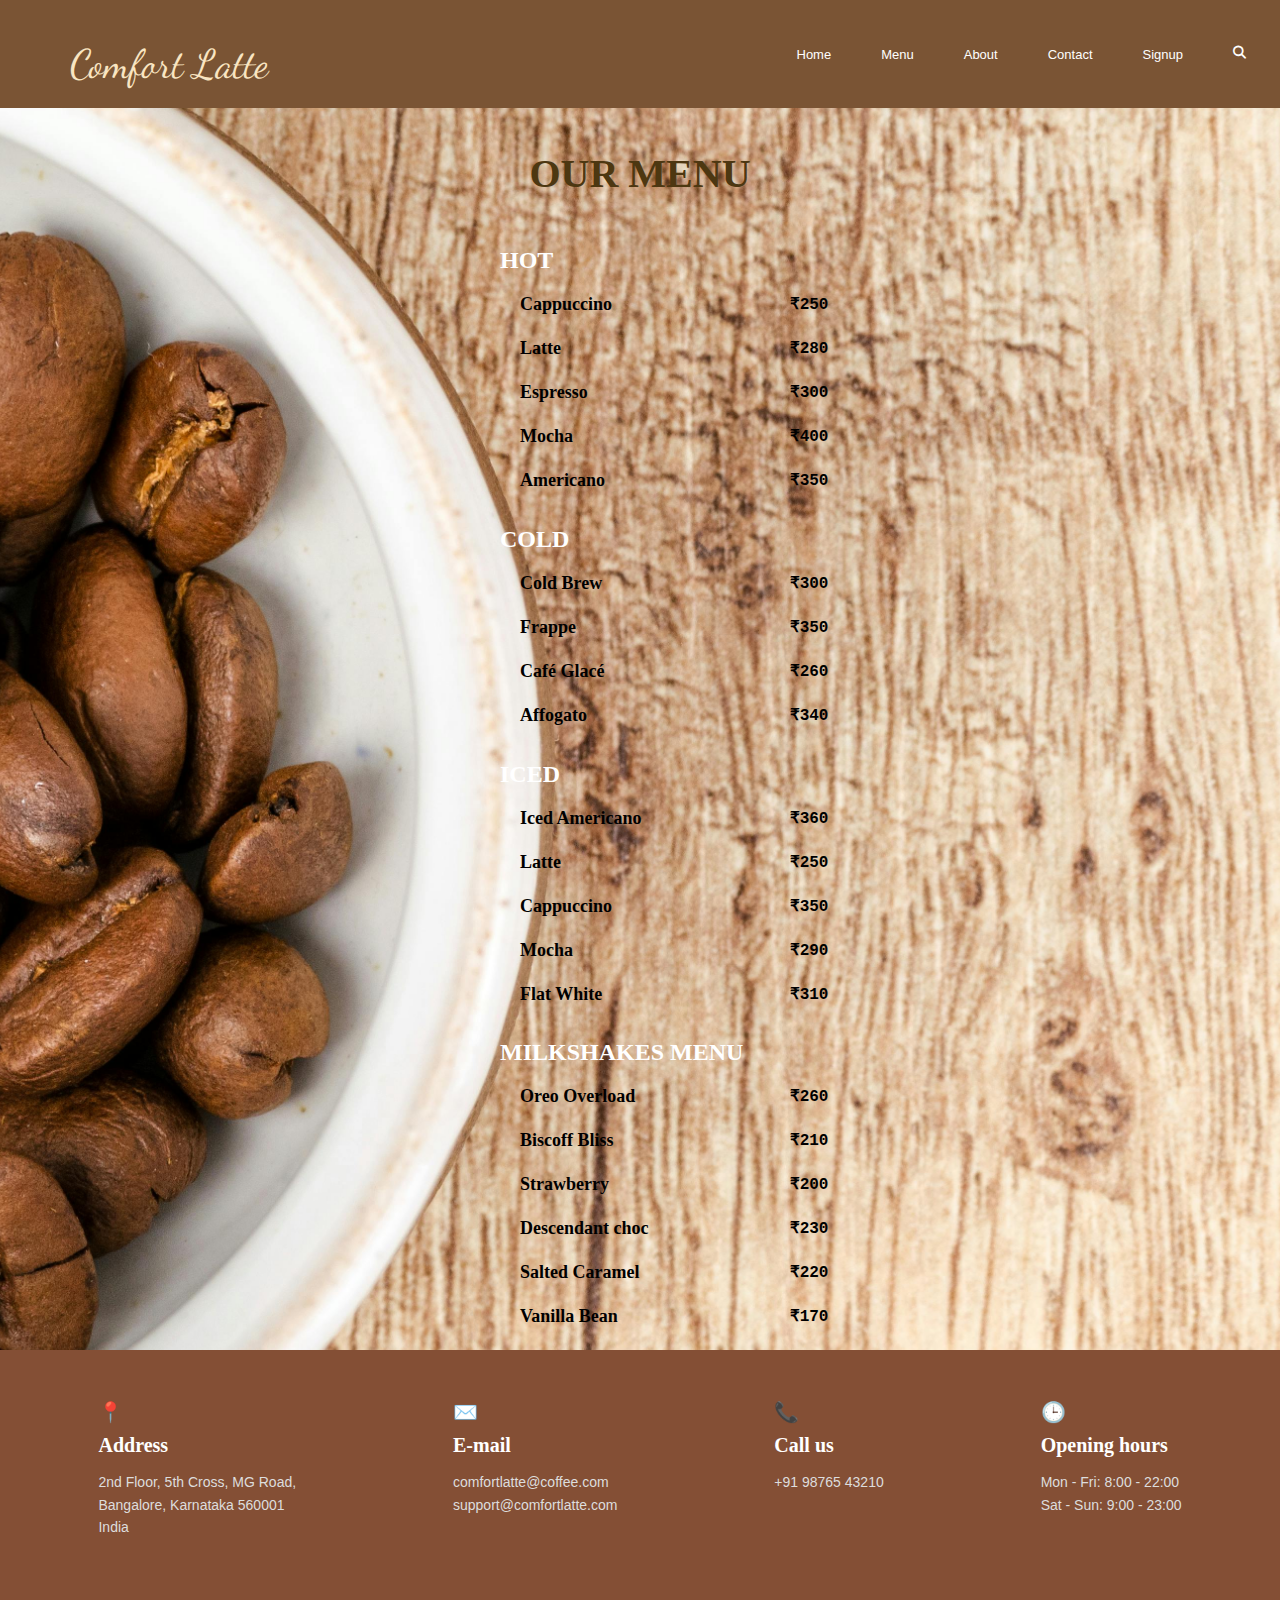
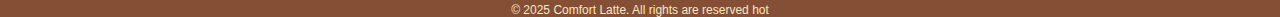
<file: menu.html>
<!DOCTYPE html>
<html>
<head>
    <title>Menu</title>
    <meta charset="UTF-8">
    <meta name="viewport" content="width=device-width, initial-scale=1.0">
    <link rel="stylesheet" href="menu.css">
    <link href="https://fonts.googleapis.com/css2?family=Inter:wght@400;600&display=swap" rel="stylesheet">
    <link href="https://fonts.googleapis.com/css2?family=Dancing+Script&display=swap" rel="stylesheet">
    <link rel="stylesheet" href="https://cdnjs.cloudflare.com/ajax/libs/font-awesome/6.4.0/css/all.min.css">

</head>

<body>

     <nav class="navbar" id="navbar">
    <div class="logo">Comfort Latte</div>
        <ul class="top">
                        
            <li><a href="index.html">Home</a></li>
            <li><a href="menu.html">Menu</a></li>
            <li><a href="about.html">About</a></li>
            <li><a href="#contact">Contact</a></li>
            <li><a href="signup.html">Signup</a></li>
            
            <a href="#Search" class="search-icon"><i class="fas fa-search"></i></a>
            
        </ul>
</nav>

    <div class="title">
        <h1>OUR MENU</h1>
        
    </div>
    <div class="menu-wrapper">
    <section id="menu">
    <section class="menu hot-menu">
        <h2 class="hot">HOT</h2>

       
   <div class="menu-item">
        <span class="item-name">Cappuccino</span>
        <span class="item-price">&#8377;250</span>
      </div>
      <div class="menu-item">
        <span class="item-name">Latte</span>
        <span class="item-price">&#8377;280</span>
      </div>
      <div class="menu-item">
        <span class="item-name">Espresso</span>
        <span class="item-price">&#8377;300</span>
      </div>
      <div class="menu-item">
        <span class="item-name">Mocha</span>
        <span class="item-price">&#8377;400</span>
      </div>
      <div class="menu-item">
        <span class="item-name">Americano</span>
        <span class="item-price">&#8377;350</span>
      </div>
    </section>

    <section class="menu cold-menu">
      <h2 class="cold">COLD</h2>

      <div class="menu-item">
        <span class="item-name">Cold Brew</span>
        <span class="item-price">&#8377;300</span>
      </div>
      <div class="menu-item">
        <span class="item-name">Frappe</span>
        <span class="item-price">&#8377;350</span>
      </div>
      <div class="menu-item">
        <span class="item-name">Café Glacé</span>
        <span class="item-price">&#8377;260</span>
      </div>
      <div class="menu-item">
        <span class="item-name">Affogato</span>
        <span class="item-price">&#8377;340</span>
      </div>
    </section>

    <section class="menu iced-menu">
      <h2 class="iced">ICED</h2>

      <div class="menu-item">
        <span class="item-name">Iced Americano</span>
        <span class="item-price">&#8377;360</span>
      </div>
      <div class="menu-item">
        <span class="item-name">Latte</span>
        <span class="item-price">&#8377;250</span>
      </div>
      <div class="menu-item">
        <span class="item-name">Cappuccino</span>
        <span class="item-price">&#8377;350</span>
      </div>
      <div class="menu-item">
        <span class="item-name">Mocha</span>
        <span class="item-price">&#8377;290</span>
      </div>
      <div class="menu-item">
        <span class="item-name">Flat White</span>
        <span class="item-price">&#8377;310</span>
        
      </div>
    </section>

    <section class="menu milkshakes">
       <h2 class="name">MILKSHAKES MENU</h2>
        <div class="menu-item">
        <span class="item-name">Oreo Overload</span>
        <span class="item-price">&#8377;260</span>
        </div>
         <div class="menu-item">
        <span class="item-name">Biscoff Bliss</span>
        <span class="item-price">&#8377;210</span>
        </div>
         <div class="menu-item">
        <span class="item-name">Strawberry</span>
        <span class="item-price">&#8377;200</span>
        </div>
         <div class="menu-item">
        <span class="item-name">Descendant choc</span>
        <span class="item-price">&#8377;230</span>
        </div>
         <div class="menu-item">
        <span class="item-name">Salted Caramel</span>
        <span class="item-price">&#8377;220</span>
        </div>
         <div class="menu-item">
        <span class="item-name">Vanilla Bean</span>
        <span class="item-price">&#8377;170</span>
        </div>
    </section>

  </section>
</div>

<footer>
    <section id="contact" class="contact-section">
  <div class="contact-box">
    <div class="icon">📍</div>
    <h6>Address</h6>
    <p>2nd Floor, 5th Cross, MG Road,<br>Bangalore, Karnataka 560001<br>India</p>
  </div>
  <div class="contact-box">
    <div class="icon">✉️</div>
    <h6>E-mail</h6>
    <p>comfortlatte@coffee.com<br>support@comfortlatte.com</p>
  </div>
  <div class="contact-box">
    <div class="icon">📞</div>
    <h6>Call us</h6>
    <p>+91 98765 43210</p>
  </div>
  <div class="contact-box">
    <div class="icon">🕒</div>
    <h6>Opening hours</h6>
    <p>Mon - Fri: 8:00 - 22:00<br>Sat - Sun: 9:00 - 23:00</p>
  </div>
    </section>
    <footer class="footer">
    © 2025 Comfort Latte. All rights are reserved hot
    </footer>




<script>
    window.addEventListener('scroll', function () {
        const navbar = document.getElementById('navbar');
        if (window.scrollY > 50) {
        navbar.classList.add('shrink');
        } else {
        navbar.classList.remove('shrink');
        }
    });
</script>
</body>
</html>
</file>
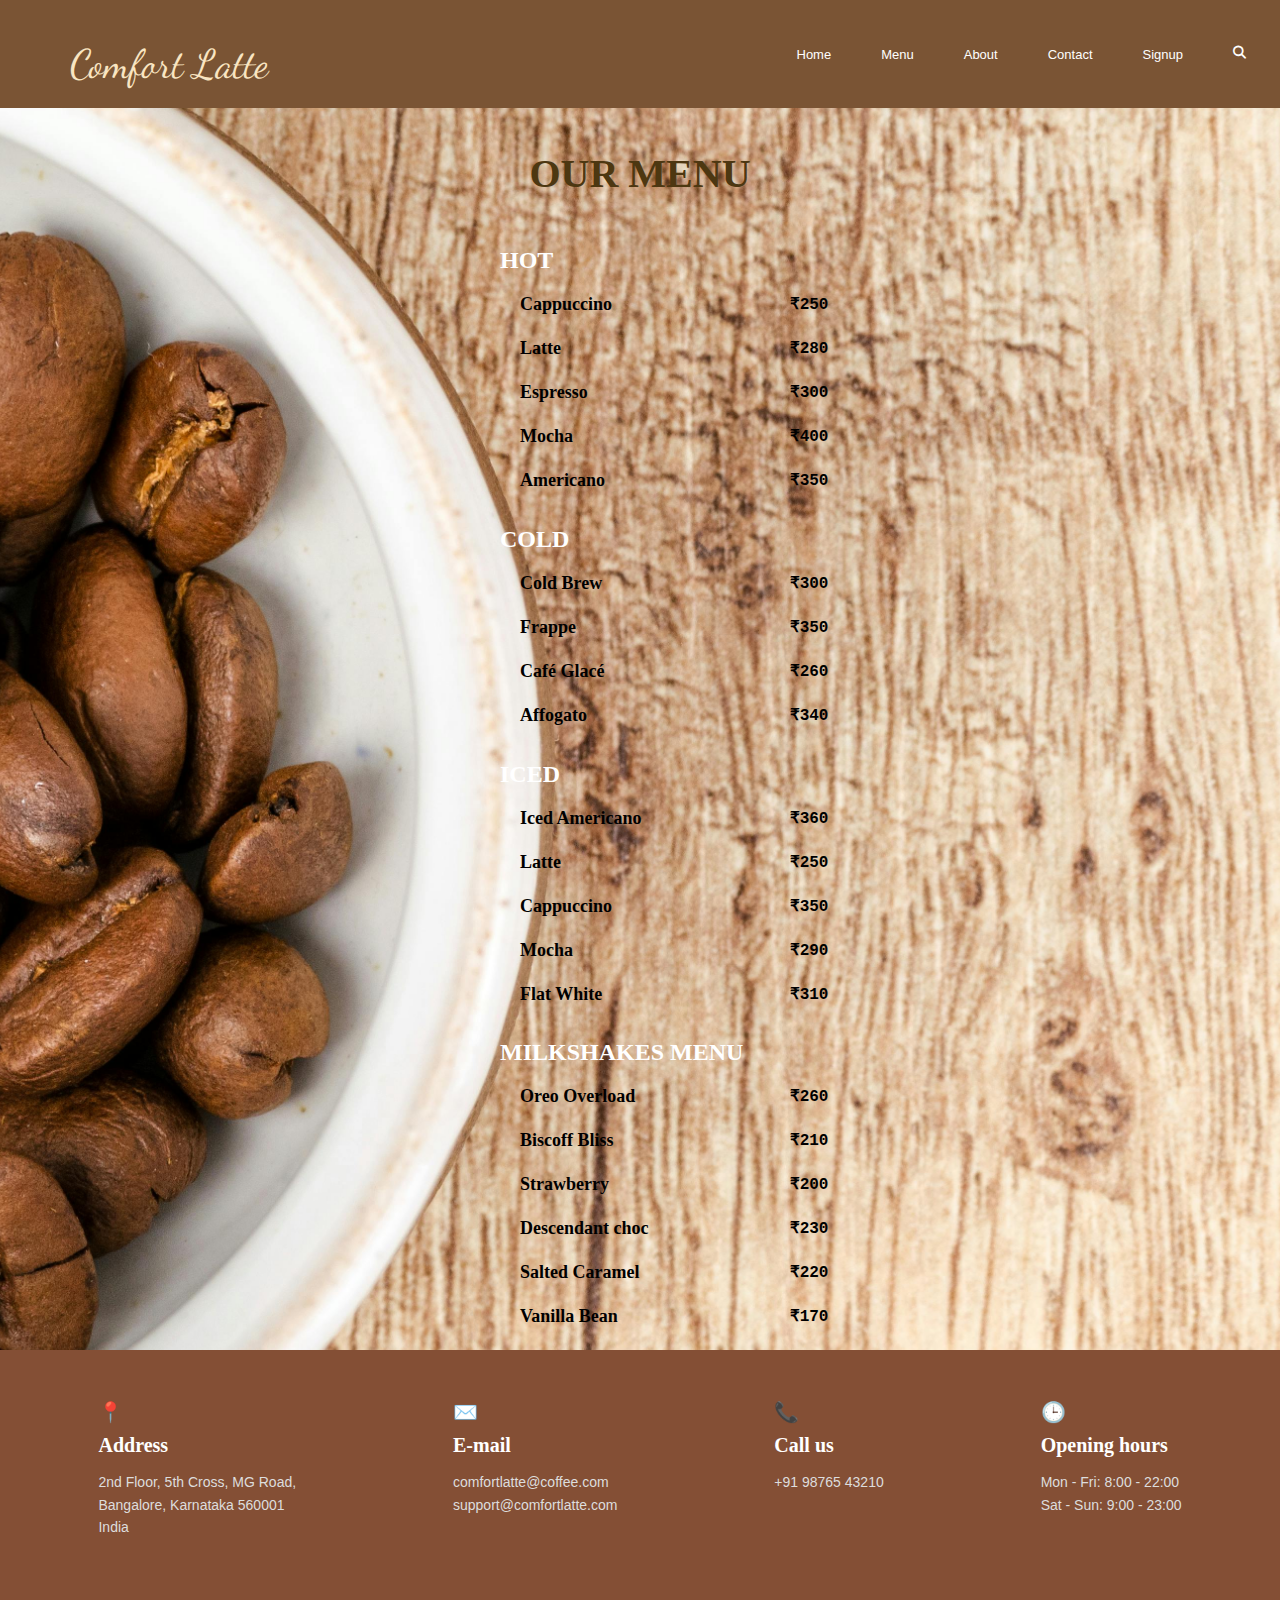
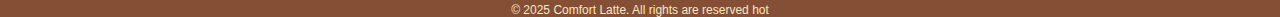
<file: Menu.html>
<!DOCTYPE html>
<html>
<head>
    <title>Menu</title>
    <meta charset="UTF-8">
    <meta name="viewport" content="width=device-width, initial-scale=1.0">
    <link rel="stylesheet" href="Menu.css">
    <link href="https://fonts.googleapis.com/css2?family=Inter:wght@400;600&display=swap" rel="stylesheet">
    <link href="https://fonts.googleapis.com/css2?family=Dancing+Script&display=swap" rel="stylesheet">
    <link rel="stylesheet" href="https://cdnjs.cloudflare.com/ajax/libs/font-awesome/6.4.0/css/all.min.css">

</head>

<body>

     <nav class="navbar" id="navbar">
    <div class="logo">Comfort Latte</div>
        <ul class="top">
                        
            <li><a href="homepage.html">Home</a></li>
            <li><a href="Menu.html">Menu</a></li>
            <li><a href="About.html">About</a></li>
            <li><a href="#contact">Contact</a></li>
            <li><a href="signup.html">Signup</a></li>
            
            <a href="#Search" class="search-icon"><i class="fas fa-search"></i></a>
            
        </ul>
</nav>

    <div class="title">
        <h1>OUR MENU</h1>
        
    </div>
    <div class="menu-wrapper">
    <section id="menu">
    <section class="menu hot-menu">
        <h2 class="hot">HOT</h2>

       
   <div class="menu-item">
        <span class="item-name">Cappuccino</span>
        <span class="item-price">&#8377;250</span>
      </div>
      <div class="menu-item">
        <span class="item-name">Latte</span>
        <span class="item-price">&#8377;280</span>
      </div>
      <div class="menu-item">
        <span class="item-name">Espresso</span>
        <span class="item-price">&#8377;300</span>
      </div>
      <div class="menu-item">
        <span class="item-name">Mocha</span>
        <span class="item-price">&#8377;400</span>
      </div>
      <div class="menu-item">
        <span class="item-name">Americano</span>
        <span class="item-price">&#8377;350</span>
      </div>
    </section>

    <section class="menu cold-menu">
      <h2 class="cold">COLD</h2>

      <div class="menu-item">
        <span class="item-name">Cold Brew</span>
        <span class="item-price">&#8377;300</span>
      </div>
      <div class="menu-item">
        <span class="item-name">Frappe</span>
        <span class="item-price">&#8377;350</span>
      </div>
      <div class="menu-item">
        <span class="item-name">Café Glacé</span>
        <span class="item-price">&#8377;260</span>
      </div>
      <div class="menu-item">
        <span class="item-name">Affogato</span>
        <span class="item-price">&#8377;340</span>
      </div>
    </section>

    <section class="menu iced-menu">
      <h2 class="iced">ICED</h2>

      <div class="menu-item">
        <span class="item-name">Iced Americano</span>
        <span class="item-price">&#8377;360</span>
      </div>
      <div class="menu-item">
        <span class="item-name">Latte</span>
        <span class="item-price">&#8377;250</span>
      </div>
      <div class="menu-item">
        <span class="item-name">Cappuccino</span>
        <span class="item-price">&#8377;350</span>
      </div>
      <div class="menu-item">
        <span class="item-name">Mocha</span>
        <span class="item-price">&#8377;290</span>
      </div>
      <div class="menu-item">
        <span class="item-name">Flat White</span>
        <span class="item-price">&#8377;310</span>
        
      </div>
    </section>

    <section class="menu milkshakes">
       <h2 class="name">MILKSHAKES MENU</h2>
        <div class="menu-item">
        <span class="item-name">Oreo Overload</span>
        <span class="item-price">&#8377;260</span>
        </div>
         <div class="menu-item">
        <span class="item-name">Biscoff Bliss</span>
        <span class="item-price">&#8377;210</span>
        </div>
         <div class="menu-item">
        <span class="item-name">Strawberry</span>
        <span class="item-price">&#8377;200</span>
        </div>
         <div class="menu-item">
        <span class="item-name">Descendant choc</span>
        <span class="item-price">&#8377;230</span>
        </div>
         <div class="menu-item">
        <span class="item-name">Salted Caramel</span>
        <span class="item-price">&#8377;220</span>
        </div>
         <div class="menu-item">
        <span class="item-name">Vanilla Bean</span>
        <span class="item-price">&#8377;170</span>
        </div>
    </section>

  </section>
</div>

<footer>
    <section id="contact" class="contact-section">
  <div class="contact-box">
    <div class="icon">📍</div>
    <h6>Address</h6>
    <p>2nd Floor, 5th Cross, MG Road,<br>Bangalore, Karnataka 560001<br>India</p>
  </div>
  <div class="contact-box">
    <div class="icon">✉️</div>
    <h6>E-mail</h6>
    <p>comfortlatte@coffee.com<br>support@comfortlatte.com</p>
  </div>
  <div class="contact-box">
    <div class="icon">📞</div>
    <h6>Call us</h6>
    <p>+91 98765 43210</p>
  </div>
  <div class="contact-box">
    <div class="icon">🕒</div>
    <h6>Opening hours</h6>
    <p>Mon - Fri: 8:00 - 22:00<br>Sat - Sun: 9:00 - 23:00</p>
  </div>
    </section>
    <footer class="footer">
    © 2025 Comfort Latte. All rights are reserved hot
    </footer>




<script>
    window.addEventListener('scroll', function () {
        const navbar = document.getElementById('navbar');
        if (window.scrollY > 50) {
        navbar.classList.add('shrink');
        } else {
        navbar.classList.remove('shrink');
        }
    });
</script>
</body>
</html>
</file>
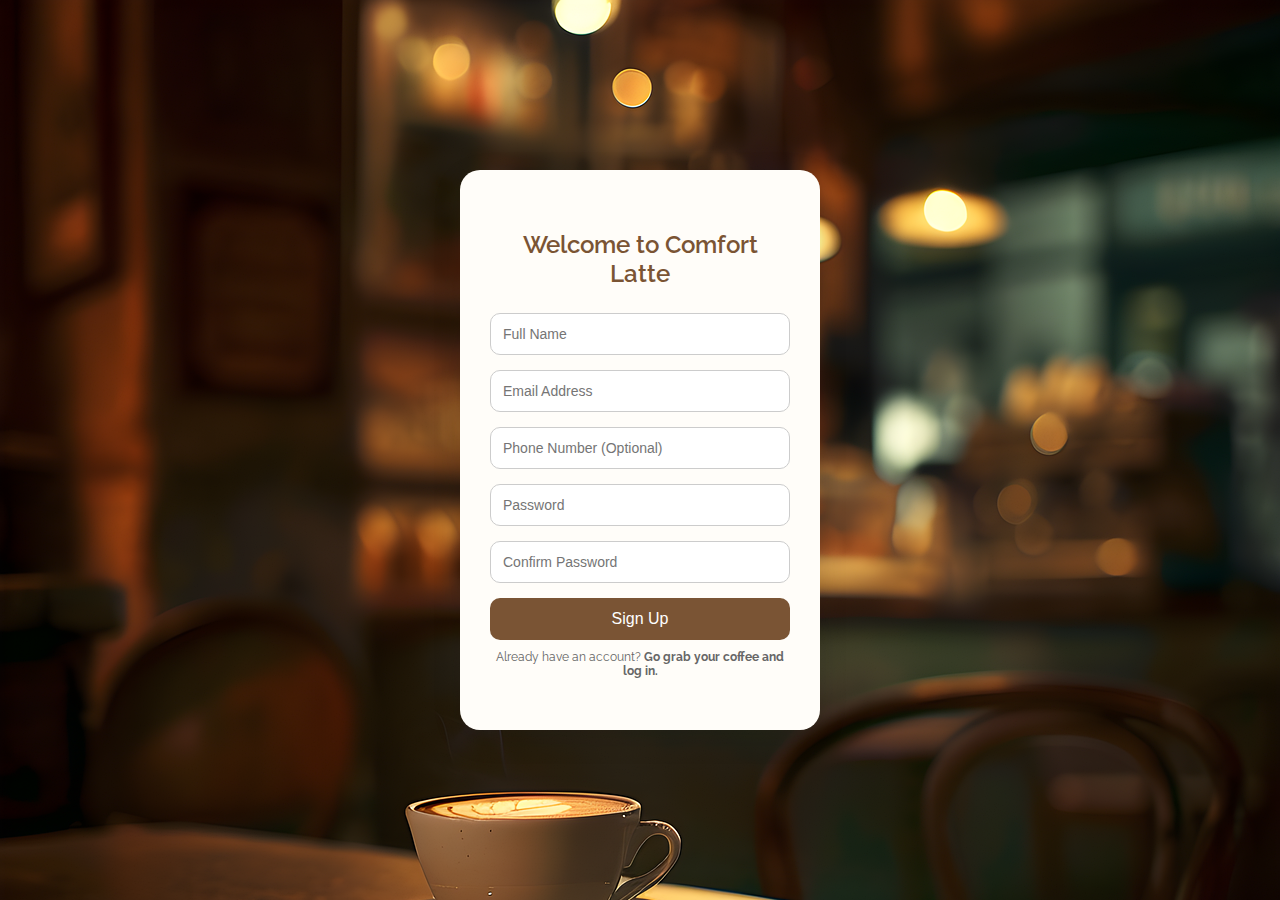
<file: signup.html>
<!DOCTYPE html>
<html lang="en">
<head>
  <meta charset="UTF-8">
  <title>Sign Up - Comfort Latte</title>
  <link href="https://fonts.googleapis.com/css2?family=Raleway:wght@400;600&display=swap" rel="stylesheet">
  <style>
    * {
      box-sizing: border-box;
    }

    body {
      margin: 0;
      padding: 0;
      font-family: 'Raleway', sans-serif;
      background:url(signup.png);
      height: 100vh;
      display: flex;
      justify-content: center;
      align-items: center;
    }

    .signup-box {
      background: #fffdf9;
      padding: 40px 30px;
      border-radius: 20px;
      box-shadow: 0 8px 30px rgba(0, 0, 0, 0.1);
      width: 360px;
    }

    h2 {
      text-align: center;
      color: #7a5434;
      margin-bottom: 25px;
      font-weight: 600;
    }

    input[type="text"],
    input[type="email"],
    input[type="password"],
    input[type="tel"] {
      width: 100%;
      padding: 12px;
      margin-bottom: 15px;
      border: 1px solid #ccc;
      border-radius: 10px;
      font-size: 14px;
    }

    button {
      width: 100%;
      padding: 12px;
      background-color: #7a5434;
      color: #fff;
      border: none;
      border-radius: 10px;
      font-size: 16px;
      transition: background-color 0.3s ease;
    }

    button:hover {
      background-color: #5d3e20;
      cursor: pointer;
    }

    .note {
      font-size: 12px;
      text-align: center;
      color: #666;
      margin-top: 10px;
    }

    @media (max-width: 420px) {
      .signup-box {
        width: 90%;
      }
    }
  </style>
</head>
<body>

  <div class="signup-box">
    <h2>Welcome to Comfort Latte</h2>
    <form onsubmit="return validatePassword()">
      <input type="text" placeholder="Full Name" required>
      <input type="email" placeholder="Email Address" required>
      <input type="tel" placeholder="Phone Number (Optional)">
      <input type="password" id="password" placeholder="Password" required>
      <input type="password" id="confirm-password" placeholder="Confirm Password" required>
      <button type="submit">Sign Up</button>
      <p class="note">Already have an account?<b> Go grab your coffee and log in.</b></p>
    </form>
  </div>

  <script>
    function validatePassword() {
      const pwd = document.getElementById('password').value;
      const confirmPwd = document.getElementById('confirm-password').value;
      if (pwd !== confirmPwd) {
        alert('Passwords do not match!');
        return false;
      }
      return true;
    }
  </script>

</body>
</html>
</file>
<file: homepage.css>
*{
    padding:0;
    margin:0;
    box-sizing: border-box;
}
html {
  scroll-behavior: smooth;
}

body{
    color:black;
    font-family:Georgia;
    overflow-x: hidden;
    background-color:#7a5434;
    
}
.logo{
    
    margin-top:40px;
    margin-left:40px;
    position: relative;
    top:-10px;
    font-size:40px;
    color:#f9e5c2;
    font-family:'Dancing Script', cursive;
    font-weight:normal;
}
.top{
    display:flex;
    list-style: none;
    gap:50px;

}
.top a{
    text-decoration: none;
    color:white;
    font-family: arial;
    font-size:13px;

}
a:hover{
    color:#be9b5e;
    
}
a:active{
    color:white;
}
.navbar{
    background-color: #7a5434;
    display:flex;
    justify-content: space-between;
    align-items:center;
    padding:10px 30px;
    position:fixed;
    top:0;
    width:100%;
    z-index:100; 

}
.search-icon{
    cursor:pointer;
    color:black;
    margin-right:4rem;
}
#Homepage{
    background: url('coffeee.jpg') no-repeat center center/cover;
    height:100vh;
    width:100%;
    position:relative;
    display: flex;
    justify-content: flex-start;
    align-items:center;
    color:white;
    padding-top:100px;
    overflow: hidden;
}
.brief {
  padding-left: 190px;
  color: white;
}
#Homepage h2{
    font-size: 30px;
    font-family:'Dancing Script', cursive;
    color:rgb(255, 255, 255);
    font-weight: 200;
    
}  
#Homepage h1{
    font-size: 80px;
    font-family: 'Raleway', serif;
    margin-bottom:20px;
    letter-spacing: 20px;
    font-weight: 540;
}  
.shop-button{
 
    width: 90px;
    height: 35px;
    background-color: rgb(122, 84, 52);
    color: white;
    font-size: 12px;
    border-radius: 50%;
    display: flex;
    align-items: center;
    justify-content: center;
    text-decoration: none;
    cursor: pointer;
    box-shadow: 0 4px 8px rgba(0, 0, 0, 0.3);
    margin-left:160px;
    opacity: 0.9;

}
.shop-button:hover{
    color:#3b2808;
    transform: scale(1.05);
}
.shop-button:active{
    color:white;
}
.brief h1, .brief h2 {
  text-shadow: 1px 1px 2px rgba(0, 0, 0, 0.4);
}
.slide-in{
    opacity:0;/*The element starts invisible.*/
    transform:translateY(40px);/*The element starts pushed 40px down from where it should be.*/
    animation:slideUp 1.5s ease-out forwards;/*Tells it to run the animation named slideUp for 1 second, easing smoothly, and stay at the end position after finishing.*/
}
@keyframes slideUp{
    to{
        opacity:1;
        transform:translateY(0);
    }
}


.text h1, .text h2 {

   font-family:Georgia, 'Times New Roman', Times, serif; 
}

.text h1 {
  font-size: 22px;
  letter-spacing: 2px;
  font-weight: 1000;
  padding-top:40px;
  padding-bottom:10px;
  text-align: center;
  color:#2e1f05;
}

.text h2 {
    color:#ffffffe6;
  font-size: 16px; 
  font-weight:600;
  text-align: center;
  letter-spacing: 0.9px;  
}
.row-container{
    display:flex;
    justify-content: center;
    gap:30px;
    flex-wrap:wrap;/* Allows wrapping to next line on smaller screens */
    padding: 40px 20px;
    
}
.drink-card{
    background-color: rgba(255,255, 255, 0,05);
    padding:15px;
    border-radius: 10px;
    width:250px;
    color: white;
    box-shadow: 0 4px 10px rgba(0,0,0,0.3);       /* Adds soft shadow for elevation */

}
.drink-card img{
    width:100%;
    height:170px;
    object-fit: fill;
    border-radius: 10px;

}
.drink-card h3{
    font-size: 16px;
    margin:10px 0 10px;
    font-weight: 600;
}
.drink-card p{
    font-size: 12px;
    font-weight: 100;
    margin-bottom: 10px;
    font-family:arial;
    color:#2e1a09;
}
.drink-card:hover{

    transform: translateY(-5px);
    box-shadow: 0 15px 25px rgba(0, 0, 0, 0.4);
}
.buy-button{
    background-color: #3b2808;
    color:white;
    text-decoration: none;
    padding: 6px 12px;
    border-radius:2px;
    font-size:12px;
    display: inline-block;
    transition:0.3s ease;
}
.buy-button:hover{
    background-color: #be9b5e;
    color:#3b2808;
}
.buy-button:active{
    color:white;
}
.Milkshakes-container{
    display:flex;
    justify-content: center;
    gap:30px;
    flex-wrap:wrap;
    padding:30px 0;

}
.shakes{
    width:250px;
    width:250px;
    padding:15px;
    background-color:#7a5434;
    border-radius:15px;
    box-shadow: 0 10px 20px rgba(0, 0, 0, 0.3);
    
    
}
.shakes:hover{
    transform: translateY(-5px);
    box-shadow: 0 15px 25px rgba(0, 0, 0, 0.4);
}
.shakes img{
    width:100%;
    object-fit: cover;
    height:300px;
    border-radius: 10px;
}
.shakes h4{
    color:white;
    font-size: 15px;
    font-weight: 600;
    margin:10px 0 10px;
    letter-spacing: 0.8px;
}
.btext{
    color:#2e1a09;
    padding-bottom: 10px;
    font-size: 20px;

}
.shopnow-button{
    text-decoration: none;
    color:white;
    background-color:#3b2808;
    padding:8px 15px;
    border-radius: 20px;
    font-size: 10px;
    transition:0.3s ease;
    display: inline;

}
.shopnow-button:hover{
    background-color: #695431;
    color:#3b2808;
    transform: translateY(-3px);
}
.shopnow-button:active{
    color:white;
}

.coffee-beans{
    background-image: url(coffeebeans.jpg);
    background-position: center;
    background-size: cover;
    background-repeat: no-repeat;
    width:100%;
    height:350px;
    display:flex;
    flex-direction: column;
    align-items: flex-start;
    justify-content: center;
    padding-left: 80px;
    padding-right: 20px;
    margin-top: 30px;
    color:#fff;
    position:relative;
}
 
#navbar.shrink {
  padding: 2px 20px;
  background-color: #5d3e20;
}
.contact-section {
  display: flex;
  justify-content: space-around;
  background-color: #844f35;
  color: white;
  padding: 40px 20px;
  flex-wrap: wrap;
  text-align: center;
}

.contact-box {
  max-width: 220px;
  margin: 10px;
  text-align: left;
}

.icon {
  font-size: 20px;
  margin-bottom: 8px;
}

.contact-box h6 {
  margin-bottom: 10px;
  font-size: 20px;
  color: #fff;
}

.contact-box p {
  font-size: 14px;
  color: #ddd;
  line-height: 1.6;
  font-family:Arial, Helvetica, sans-serif ;
}
.footer {
  background-color: #844f35;;
  color: #f9e5c2;
  text-align: center;
  font-size: 12px;
  font-family: Arial, sans-serif;
}
</file>
<file: about.css>
body{
    margin:0;
    padding:0;
    overflow-x:hidden;
    
}
html {
  scroll-behavior: smooth;
}
.logo{
    
    margin-top:40px;
    margin-left:40px;
    position: relative;
    top:-10px;
    font-size:40px;
    color:#f9e5c2;
    font-family:'Dancing Script', cursive;
    font-weight:normal;
}
.top{
    display:flex;
    list-style: none;
    gap:50px;

}
.top a{
    text-decoration: none;
    color:white;
    font-family: arial;
    font-size:13px;

}
a:hover{
    color:#be9b5e;
    
}
a:active{
    color:white;
}
.navbar{
    background-color: #7a5434;
    display:flex;
    justify-content: space-between;
    align-items:center;
    padding:10px 30px;
    position:fixed;
    top:0;
    width:100%;
    z-index:100; 

}
.search-icon{
    cursor:pointer;
    color:black;
    margin-right:4rem;
}
#navbar.shrink {
  padding: 1px 20px;
  background-color: #5d3e20;
}

.page-content {
  padding-top: 80px;
}
.About{
    margin-bottom: 30px;
    font-weight: 600;
    font-size: 50px;
}

.about-section{
    display: flex;
    align-items: center;
    justify-content: space-between;
    gap: 3rem;
    padding-top: 3rem;
    padding-left:3rem;
    padding-right: 1rem;
}
.about-total{
    flex:1;
    font-family: 'Raleway', sans-serif;
    font-size: 1rem;

}
.about-img{
    flex:1;
    padding-top: 20px;
    
}
.line{
    background-color: #7a5434;
    width:60%;
    height:3px;
    margin:10px 0;
}
.story-section{
    display: flex;
    align-items: center;
    justify-content: space-between;
    gap: 3rem;
    padding: 1rem;
}
.story-total{
    flex:1;
    font-family: 'Raleway', sans-serif;
    font-size: 1rem;

}
.story-img{
    flex:1;
    padding-top: 20px;
}
.Story{
    margin-bottom: 30px;
    font-weight: 600;
    font-size: 50px;
}
.People{
    margin-bottom: 30px;
    font-weight: 600;
    font-size: 50px;
}

.people-section{
    display: flex;
    align-items: center;
    justify-content: space-between;
    gap: 3rem;
    padding-top: 3rem;
    padding-left:3rem;
    padding-right: 1rem;
}
.people-total{
    flex:1;
    font-family: 'Raleway', sans-serif;
    font-size: 1rem;

}
.people-img{
    flex:1;
    padding-top: 20px;
    width:45%;
    object-fit: contain;
    height:auto;
    
}
.testimony-section{
    display: flex;
    align-items: center;
    justify-content: space-between;
    gap: 3rem;
    padding: 1rem;
    flex-wrap: wrap;
}
.testimonals-total{
    flex:1;
    font-family: 'Raleway', sans-serif;
    font-size: 1rem;

}
.testimony-img{
    flex:1;
    padding-top: 20px;
    
}
.testimony-img img {
  width: 100%;
  height: auto;
  display: block;
  object-fit: cover;
 
}

.Test{
    margin-bottom: 30px;
    font-weight: 600;
    font-size: 50px;
}

.founder-section{
    display: flex;
    align-items: center;
    justify-content: space-between;
    gap: 3rem;
    padding-top: 3rem;
    padding-left:3rem;
    padding-right: 1rem;
}
.founder-total{
    flex:1;
    font-family: 'Raleway', sans-serif;
    font-size: 1rem;

}
.founder-img{
    flex:1;
    padding-top: 20px;
}
.founder{
    margin-bottom: 30px;
    font-weight: 600;
    font-size: 50px;
}
.founder-img img {
    width: 105%;
    height: auto;
    display: block;
    object-fit: cover;
}

.contact-section {
  display: flex;
  justify-content: space-around;
  background-color: #844f35;
  color: white;
  padding: 40px 20px;
  flex-wrap: wrap;
  text-align: center;
}

.contact-box {
  max-width: 220px;
  margin: 10px;
  text-align: left;
}

.icon {
  font-size: 20px;
  margin-bottom: 8px;
}

.contact-box h6 {
  margin-bottom: 10px;
  font-size: 20px;
  color: #fff;
  margin-top:10px;
}

.contact-box p {
  font-size: 14px;
  color: #ddd;
  line-height: 1.6;
  font-family:Arial, Helvetica, sans-serif ;
}

.footer {
  background-color: #844f35;;
  color: #f9e5c2;
  text-align: center;
  font-size: 12px;
  font-family: Arial, sans-serif;
}
</file>
<file: About.css>
body{
    margin:0;
    padding:0;
    overflow-x:hidden;
    
}
html {
  scroll-behavior: smooth;
}
.logo{
    
    margin-top:40px;
    margin-left:40px;
    position: relative;
    top:-10px;
    font-size:40px;
    color:#f9e5c2;
    font-family:'Dancing Script', cursive;
    font-weight:normal;
}
.top{
    display:flex;
    list-style: none;
    gap:50px;

}
.top a{
    text-decoration: none;
    color:white;
    font-family: arial;
    font-size:13px;

}
a:hover{
    color:#be9b5e;
    
}
a:active{
    color:white;
}
.navbar{
    background-color: #7a5434;
    display:flex;
    justify-content: space-between;
    align-items:center;
    padding:10px 30px;
    position:fixed;
    top:0;
    width:100%;
    z-index:100; 

}
.search-icon{
    cursor:pointer;
    color:black;
    margin-right:4rem;
}
#navbar.shrink {
  padding: 1px 20px;
  background-color: #5d3e20;
}

.page-content {
  padding-top: 80px;
}
.About{
    margin-bottom: 30px;
    font-weight: 600;
    font-size: 50px;
}

.about-section{
    display: flex;
    align-items: center;
    justify-content: space-between;
    gap: 3rem;
    padding-top: 3rem;
    padding-left:3rem;
    padding-right: 1rem;
}
.about-total{
    flex:1;
    font-family: 'Raleway', sans-serif;
    font-size: 1rem;

}
.about-img{
    flex:1;
    padding-top: 20px;
    
}
.line{
    background-color: #7a5434;
    width:60%;
    height:3px;
    margin:10px 0;
}
.story-section{
    display: flex;
    align-items: center;
    justify-content: space-between;
    gap: 3rem;
    padding: 1rem;
}
.story-total{
    flex:1;
    font-family: 'Raleway', sans-serif;
    font-size: 1rem;

}
.story-img{
    flex:1;
    padding-top: 20px;
}
.Story{
    margin-bottom: 30px;
    font-weight: 600;
    font-size: 50px;
}
.People{
    margin-bottom: 30px;
    font-weight: 600;
    font-size: 50px;
}

.people-section{
    display: flex;
    align-items: center;
    justify-content: space-between;
    gap: 3rem;
    padding-top: 3rem;
    padding-left:3rem;
    padding-right: 1rem;
}
.people-total{
    flex:1;
    font-family: 'Raleway', sans-serif;
    font-size: 1rem;

}
.people-img{
    flex:1;
    padding-top: 20px;
    width:45%;
    object-fit: contain;
    height:auto;
    
}
.testimony-section{
    display: flex;
    align-items: center;
    justify-content: space-between;
    gap: 3rem;
    padding: 1rem;
    flex-wrap: wrap;
}
.testimonals-total{
    flex:1;
    font-family: 'Raleway', sans-serif;
    font-size: 1rem;

}
.testimony-img{
    flex:1;
    padding-top: 20px;
    
}
.testimony-img img {
  width: 100%;
  height: auto;
  display: block;
  object-fit: cover;
 
}

.Test{
    margin-bottom: 30px;
    font-weight: 600;
    font-size: 50px;
}

.founder-section{
    display: flex;
    align-items: center;
    justify-content: space-between;
    gap: 3rem;
    padding-top: 3rem;
    padding-left:3rem;
    padding-right: 1rem;
}
.founder-total{
    flex:1;
    font-family: 'Raleway', sans-serif;
    font-size: 1rem;

}
.founder-img{
    flex:1;
    padding-top: 20px;
}
.founder{
    margin-bottom: 30px;
    font-weight: 600;
    font-size: 50px;
}
.founder-img img {
    width: 105%;
    height: auto;
    display: block;
    object-fit: cover;
}

.contact-section {
  display: flex;
  justify-content: space-around;
  background-color: #844f35;
  color: white;
  padding: 40px 20px;
  flex-wrap: wrap;
  text-align: center;
}

.contact-box {
  max-width: 220px;
  margin: 10px;
  text-align: left;
}

.icon {
  font-size: 20px;
  margin-bottom: 8px;
}

.contact-box h6 {
  margin-bottom: 10px;
  font-size: 20px;
  color: #fff;
  margin-top:10px;
}

.contact-box p {
  font-size: 14px;
  color: #ddd;
  line-height: 1.6;
  font-family:Arial, Helvetica, sans-serif ;
}

.footer {
  background-color: #844f35;;
  color: #f9e5c2;
  text-align: center;
  font-size: 12px;
  font-family: Arial, sans-serif;
}
</file>
<file: beans.css>
body{
    margin:0;
    padding:0;
    overflow-x:hidden;
    
}
html {
  scroll-behavior: smooth;
}
.logo{
    
    margin-top:40px;
    margin-left:40px;
    position: relative;
    top:-10px;
    font-size:40px;
    color:#f9e5c2;
    font-family:'Dancing Script', cursive;
    font-weight:normal;
}
.top{
    display:flex;
    list-style: none;
    gap:50px;

}
.top a{
    text-decoration: none;
    color:white;
    font-family: arial;
    font-size:13px;

}
a:hover{
    color:#be9b5e;
    
}
a:active{
    color:white;
}
.navbar{
    background-color: #7a5434;
    display:flex;
    justify-content: space-between;
    align-items:center;
    padding:10px 30px;
    position:fixed;
    top:0;
    width:100%;
    z-index:100; 

}
.search-icon{
    cursor:pointer;
    color:black;
    margin-right:4rem;
}
#navbar.shrink {
  padding: 1px 20px;
  background-color: #5d3e20;
}
.contact-section {
  display: flex;
  justify-content: space-around;
  background-color: #844f35;
  color: white;
  padding: 40px 20px;
  flex-wrap: wrap;
  text-align: center;
}

.contact-box {
  max-width: 220px;
  margin: 10px;
  text-align: left;
}

.icon {
  font-size: 20px;
  margin-bottom: 8px;
}

.contact-box h6 {
  margin-bottom: 10px;
  font-size: 20px;
  color: #fff;
  margin-top:10px;
}

.contact-box p {
  font-size: 14px;
  color: #ddd;
  line-height: 1.6;
  font-family:Arial, Helvetica, sans-serif ;
}

.footer {
  background-color: #844f35;;
  color: #f9e5c2;
  text-align: center;
  font-size: 12px;
  font-family: Arial, sans-serif;
}
.beans-menu {
  display: flex;
  flex-direction: column;
  align-items: center;
  gap: 30px;
  padding: 40px 20px;
}

.bean-card {
  display: flex;
  align-items: center;
  background-color: #eacfb0;
  border-radius: 12px;
  box-shadow: 0 5px 12px rgba(0, 0, 0, 0.1);
  overflow: hidden;
  max-width: 800px;
  width: 100%;
  transition: transform 0.3s;
}

.bean-card:hover {
  transform: scale(1.02);
}

.bean-card img {
  width: 300px;
  height: 200px;
  object-fit: cover;
}

.bean-info {
  padding: 20px;
  flex: 1;
}

.bean-info h2 {
  margin-top: 0;
  margin-bottom: 10px;
  font-size: 24px;
}

.bean-info p {
  margin: 0 0 10px;
  font-size: 16px;
}

.price {
  font-weight: bold;
  color: #5c3b1e;
  font-size: 18px;
}
</file>
<file: menu.css>
body{
    background-image: url(menubackground.jpg);
    background-size: cover;
    background-position: 20% center;
    background-repeat: no-repeat;
    margin:0;
    overflow-x: hidden;
    padding:0;
}
html {
  scroll-behavior: smooth;
}
h1 {
    font-size: 40px;
    font-weight: bold;
    margin-top: 150px;
    margin-bottom: 50px;
    text-align: center;
    color:#4d3711;
}


.menu{
    margin-left:500px;
    color:white;
}
.menu-item {

        display: flex;
        justify-content: space-between;
        width: 300px;
        margin-bottom: 8px;
}

.item-name {
    font-size: 18px;
    color:black;
    padding-bottom: 15px;
    flex:1;
    margin-left:20px;
    font-weight:600;
}

.item-price {
    font-size: 16px;
    color: black;
    font-family: monospace;
    margin: 0 auto;
    width:10px;
    font-weight:600;
}

.logo{
    
    margin-top:40px;
    margin-left:40px;
    position: relative;
    top:-10px;
    font-size:40px;
    color:#f9e5c2;
    font-family:'Dancing Script', cursive;
    font-weight:normal;
}
.top{
    display:flex;
    list-style: none;
    gap:50px;

}
.top a{
    text-decoration: none;
    color:white;
    font-family: arial;
    font-size:13px;

}
a:hover{
    color:#be9b5e;
    
}
a:active{
    color:white;
}
.navbar{
    background-color: #7a5434;
    display:flex;
    justify-content: space-between;
    align-items:center;
    padding:10px 30px;
    position:fixed;
    top:0;
    width:100%;
    z-index:100; 

}
.search-icon{
    cursor:pointer;
    color:black;
    margin-right:4rem;
}
#navbar.shrink {
  padding: 1px 20px;
  background-color: #5d3e20;
}
.contact-section {
  display: flex;
  justify-content: space-around;
  background-color: #844f35;
  color: white;
  padding: 40px 20px;
  flex-wrap: wrap;
  text-align: center;
}

.contact-box {
  max-width: 220px;
  margin: 10px;
  text-align: left;
}

.icon {
  font-size: 20px;
  margin-bottom: 8px;
}

.contact-box h6 {
  margin-bottom: 10px;
  font-size: 20px;
  color: #fff;
  margin-top:10px;
 
}

.contact-box p {
  font-size: 14px;
  color: #ddd;
  line-height: 1.6;
  font-family:Arial, Helvetica, sans-serif ;
}
.footer {
  background-color: #844f35;;
  color: #f9e5c2;
  text-align: center;
  font-size: 12px;
  font-family: Arial, sans-serif;
}
</file>
<file: Menu.css>
body{
    background-image: url(menubackground.jpg);
    background-size: cover;
    background-position: 20% center;
    background-repeat: no-repeat;
    margin:0;
    overflow-x: hidden;
    padding:0;
}
html {
  scroll-behavior: smooth;
}
h1 {
    font-size: 40px;
    font-weight: bold;
    margin-top: 150px;
    margin-bottom: 50px;
    text-align: center;
    color:#4d3711;
}


.menu{
    margin-left:500px;
    color:white;
}
.menu-item {

        display: flex;
        justify-content: space-between;
        width: 300px;
        margin-bottom: 8px;
}

.item-name {
    font-size: 18px;
    color:black;
    padding-bottom: 15px;
    flex:1;
    margin-left:20px;
    font-weight:600;
}

.item-price {
    font-size: 16px;
    color: black;
    font-family: monospace;
    margin: 0 auto;
    width:10px;
    font-weight:600;
}

.logo{
    
    margin-top:40px;
    margin-left:40px;
    position: relative;
    top:-10px;
    font-size:40px;
    color:#f9e5c2;
    font-family:'Dancing Script', cursive;
    font-weight:normal;
}
.top{
    display:flex;
    list-style: none;
    gap:50px;

}
.top a{
    text-decoration: none;
    color:white;
    font-family: arial;
    font-size:13px;

}
a:hover{
    color:#be9b5e;
    
}
a:active{
    color:white;
}
.navbar{
    background-color: #7a5434;
    display:flex;
    justify-content: space-between;
    align-items:center;
    padding:10px 30px;
    position:fixed;
    top:0;
    width:100%;
    z-index:100; 

}
.search-icon{
    cursor:pointer;
    color:black;
    margin-right:4rem;
}
#navbar.shrink {
  padding: 1px 20px;
  background-color: #5d3e20;
}
.contact-section {
  display: flex;
  justify-content: space-around;
  background-color: #844f35;
  color: white;
  padding: 40px 20px;
  flex-wrap: wrap;
  text-align: center;
}

.contact-box {
  max-width: 220px;
  margin: 10px;
  text-align: left;
}

.icon {
  font-size: 20px;
  margin-bottom: 8px;
}

.contact-box h6 {
  margin-bottom: 10px;
  font-size: 20px;
  color: #fff;
  margin-top:10px;
 
}

.contact-box p {
  font-size: 14px;
  color: #ddd;
  line-height: 1.6;
  font-family:Arial, Helvetica, sans-serif ;
}
.footer {
  background-color: #844f35;;
  color: #f9e5c2;
  text-align: center;
  font-size: 12px;
  font-family: Arial, sans-serif;
}
</file>
